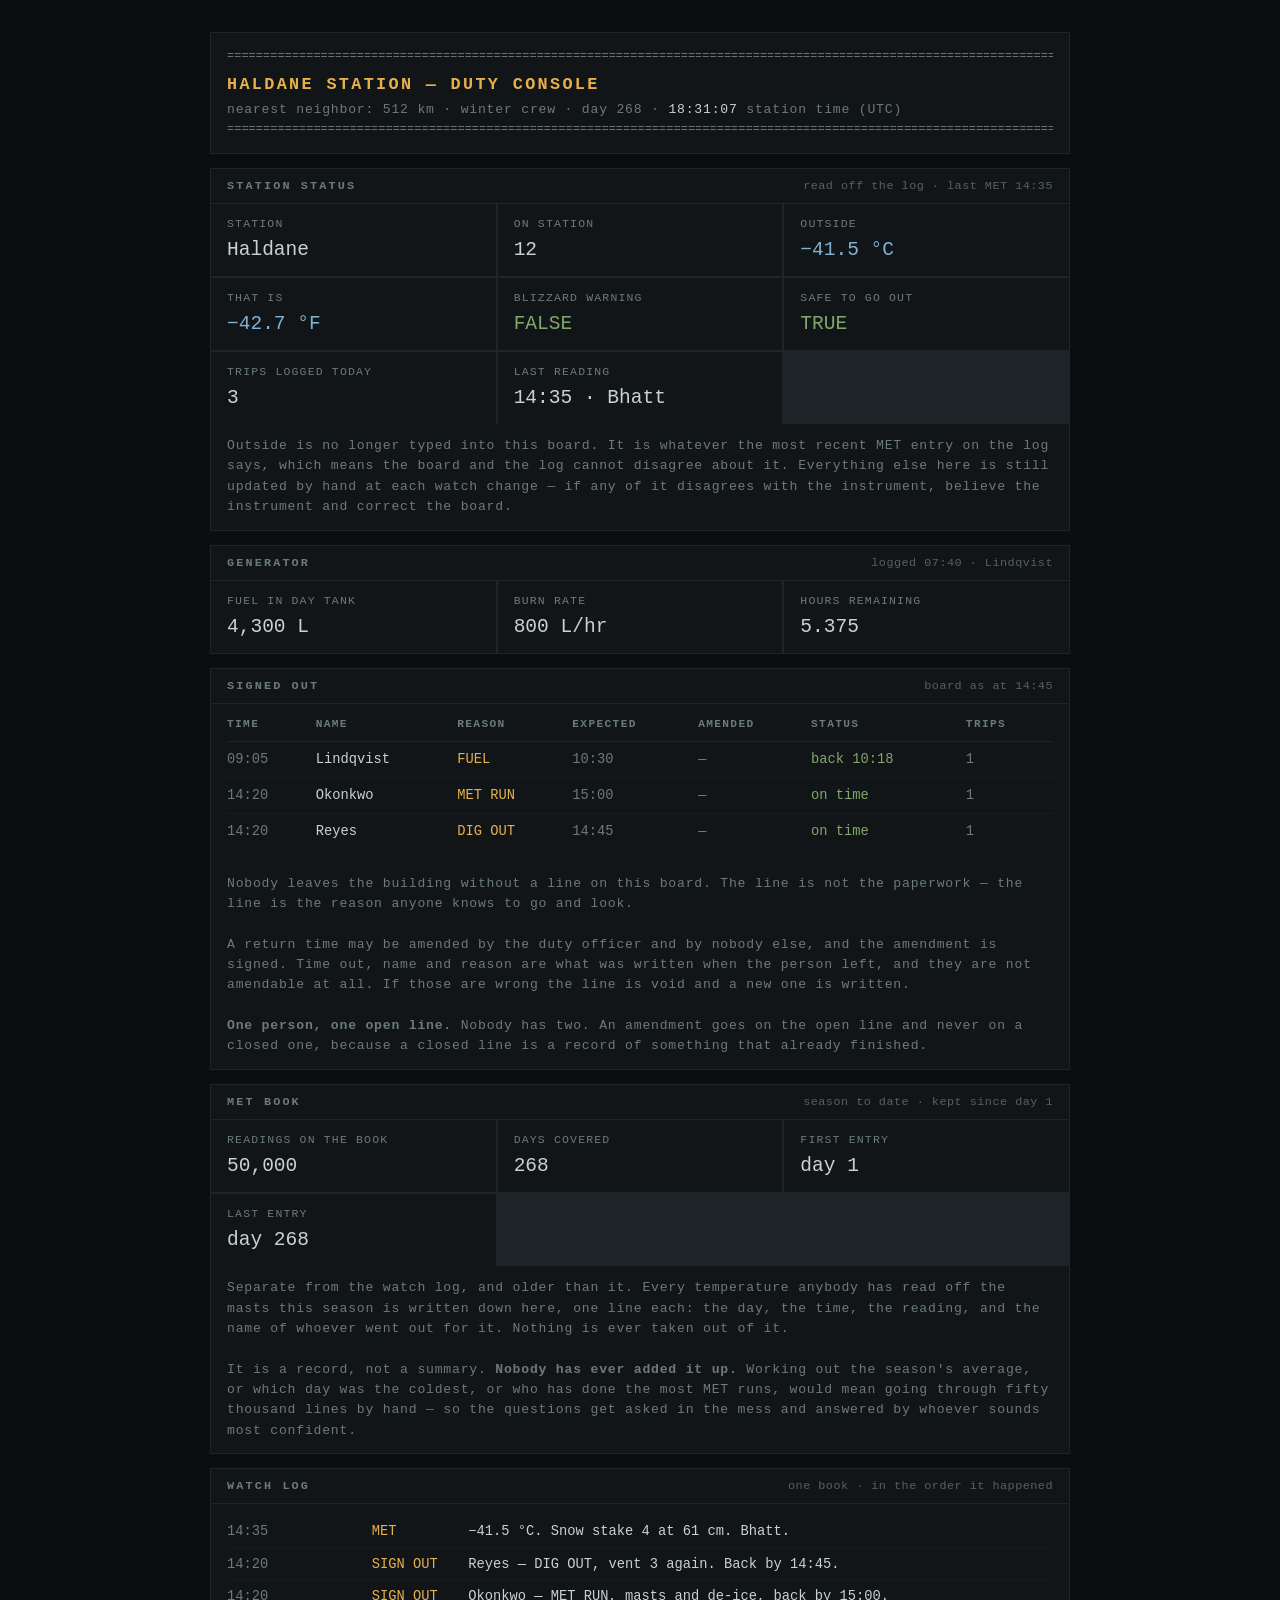
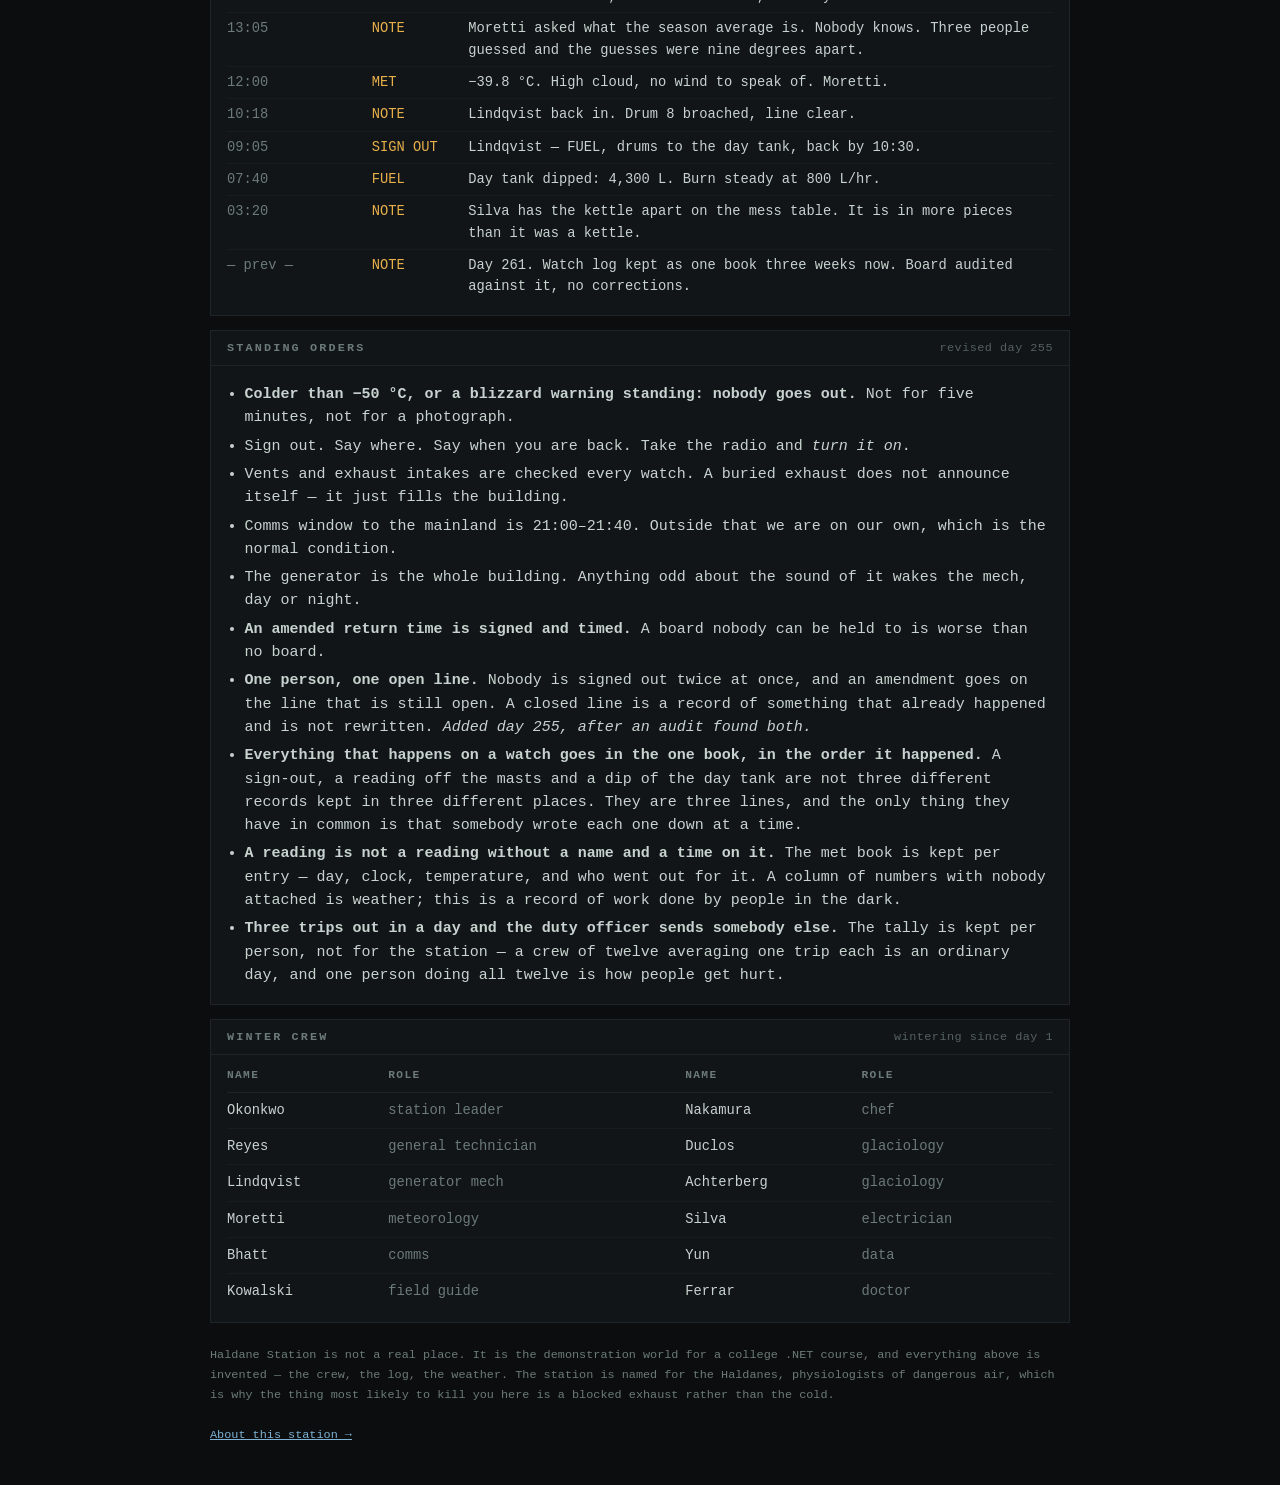
<file: index.html>
<!doctype html>
<html lang="en">
<head>
<meta charset="utf-8">
<meta name="viewport" content="width=device-width, initial-scale=1">
<title>HALDANE STATION · DUTY CONSOLE</title>
<link rel="icon" href="/favicon.svg" type="image/svg+xml">
<link rel="alternate icon" href="/favicon-32.png" sizes="32x32">
<link rel="apple-touch-icon" href="/apple-touch-icon.png">
<style>
  body{
    margin:0;min-height:100vh;background:#0b0d0e;color:#6c7b78;
    font-family:ui-monospace,SFMono-Regular,Menlo,Consolas,monospace;font-size:14px;
    display:flex;align-items:center;justify-content:center;padding:24px;text-align:center;
  }
  a{color:#7fb2d4;display:inline-block;margin:.3rem .6rem}
  .amber{color:#e8b04b}
</style>
</head>
<body>
  <div>
    <div class="amber">HALDANE STATION</div>
    <div>opening the board&hellip;</div>
    <noscript>
      <p>Script is off. Pick a board:</p>
      <p>
        <a href="week-01.html">week 01</a><a href="week-02.html">02</a><a href="week-03.html">03</a><a href="week-04.html">04</a><a href="week-05.html">05</a><a href="week-06.html">06</a><a href="week-07.html">07</a><a href="week-08.html">08</a><a href="week-09.html">09</a><a href="week-10.html">10</a><a href="week-11.html">11</a><a href="week-12.html">12</a><a href="week-13.html">13</a><a href="week-14.html">14</a><a href="week-15.html">15</a><a href="week-16.html">16</a>
      </p>
    </noscript>
  </div>

<script>
/* Which board is current?
 *
 * Computed in the visitor's browser on every load — there is no server, no
 * build and no scheduled job. Push a file and it is live.
 *
 * ── THE TWO THINGS TO EDIT ────────────────────────────────────────────────
 *   TERMS   add one line per semester. Never edit a term that has already run:
 *           its start date is what "week 5" meant for the people who were there.
 *   LATEST  the highest week-NN.html that actually EXISTS. Bump it in the same
 *           commit that adds a board, or the router points at a 404.
 * ──────────────────────────────────────────────────────────────────────────
 *
 * Anchor each term on its MONDAY. The class weekday is Mon/Tue/Wed and has
 * never been settled, so the board turns over at the earliest moment it could
 * be needed — a week has to be rehearsal-ready before the Monday anyway.
 *
 * Rehearsal override: ?week=7 shows any board on any date, and ignores LATEST
 * so an unwritten week can be previewed as a 404 rather than silently hidden.
 * That is the supported way to look ahead — never move an anchor to preview.
 */

var TERMS = [
  { start: new Date(2026, 7, 17) },        // Mon 17 Aug 2026 — first run, 16 weeks
  // { start: new Date(2027, 0, 11), short: true },   // a 15-week run: see below
];

var LATEST = 9;                            // boards written so far
var LAST = 16;                             // weeks in a full term

/* `short: true` marks a 15-week semester. Week 15 is the droppable flex week
 * and week 16 must work as week 15 — so in a short run, calendar week 15 shows
 * board 16 (the presentations board) and week 15's board is simply not used. */

function boardFor(now) {
  var q = new URLSearchParams(location.search).get('week');
  if (q !== null) {
    var forced = parseInt(q, 10);
    if (!isNaN(forced)) return Math.min(LAST, Math.max(1, forced));   // ignores LATEST
  }

  var today = new Date(now.getFullYear(), now.getMonth(), now.getDate());

  // the most recent term that has already started; before the first, use the first
  var term = TERMS[0];
  for (var i = 0; i < TERMS.length; i++) {
    if (TERMS[i].start <= today) term = TERMS[i];
  }

  // round, not floor — a DST shift moves the raw millisecond gap by an hour
  var days = Math.round((today - term.start) / 86400000);
  var wk = Math.floor(days / 7) + 1;

  if (term.short && wk >= 15) wk = 16;     // 15-week run: wk 15 is the presentations
  return Math.min(LATEST, Math.min(LAST, Math.max(1, wk)));
}

var n = String(boardFor(new Date())).padStart(2, '0');
location.replace('week-' + n + '.html');   // replace, so Back doesn't bounce here
</script>
</body>
</html>
</file>
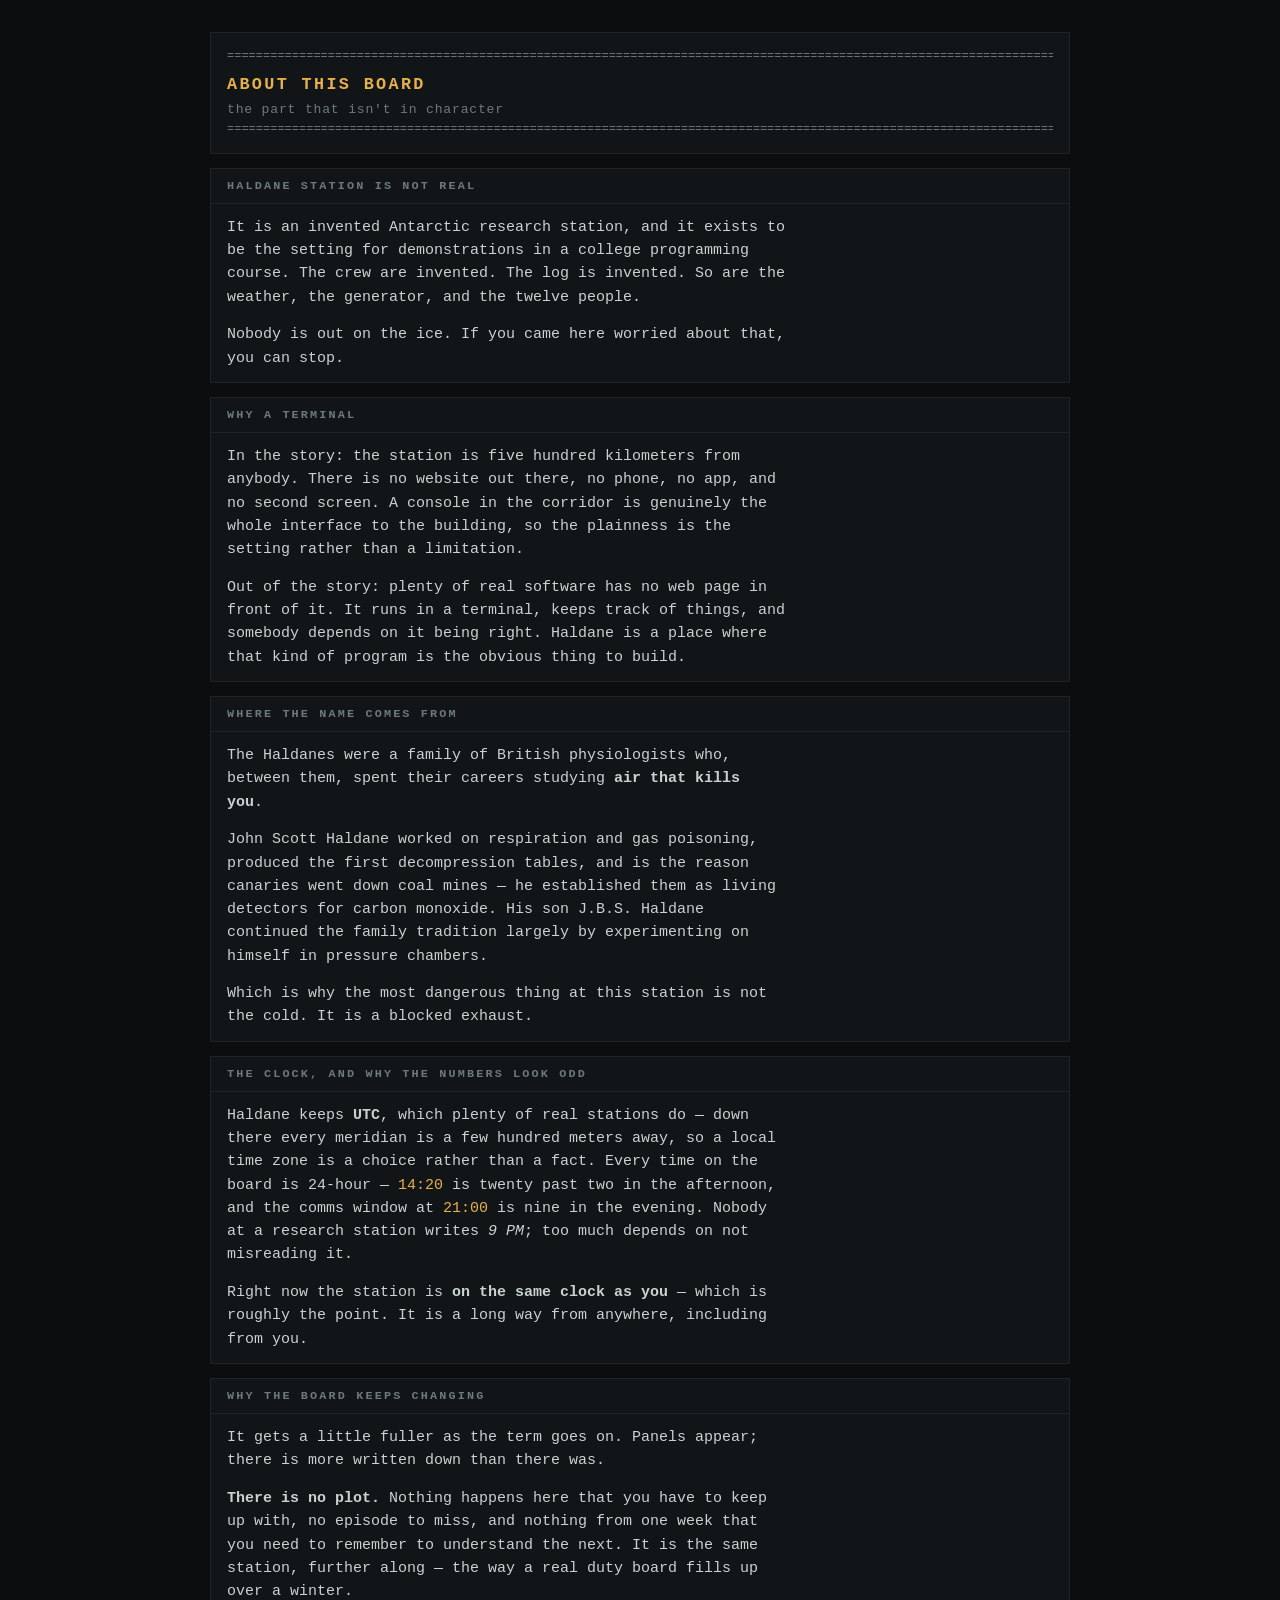
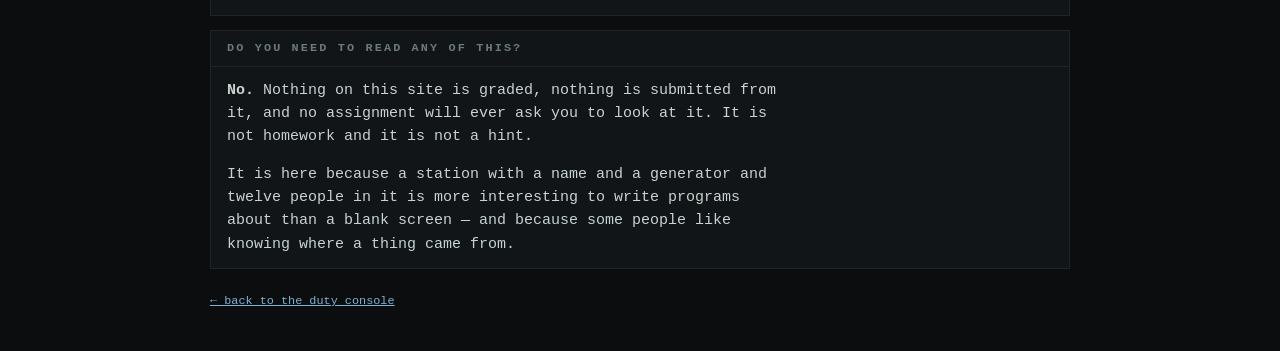
<file: about.html>
<!doctype html>
<html lang="en">
<head>
<meta charset="utf-8">
<meta name="viewport" content="width=device-width, initial-scale=1">
<title>About · HALDANE STATION</title>
<link rel="icon" href="/favicon.svg" type="image/svg+xml">
<link rel="alternate icon" href="/favicon-32.png" sizes="32x32">
<link rel="apple-touch-icon" href="/apple-touch-icon.png">
<link rel="stylesheet" href="board.css">
</head>
<!--
  The ONLY page that steps outside the fiction, and the reason the boards never
  have to. A student who doesn't get it needs a door; without one, the choice is
  between a confused student and exposition on the console itself.

  ⚠️ WRITTEN FOR STUDENTS, NOT AS A DESIGN DOC. Students read this page. Keep
  out anything that spends a moment the course has not spent yet: the deliberate
  breaks, why any given panel arrives in the week it does, the checks and what
  they turn into, and anything about the lab's world. If it would land better as
  a surprise in class, it does not go here.

  No clock on this page — the clock belongs to the console.
-->
<body>
<div class="wrap">

  <header>
    <div class="rule" aria-hidden="true">================================================================================================================================================================</div>
    <h1>ABOUT THIS BOARD</h1>
    <div class="sub">the part that isn't in character</div>
    <div class="rule" aria-hidden="true">================================================================================================================================================================</div>
  </header>

  <section>
    <h2>Haldane Station is not real</h2>
    <div class="body prose">
      <p>
        It is an invented Antarctic research station, and it exists to be the setting for
        demonstrations in a college programming course. The crew are invented. The log is
        invented. So are the weather, the generator, and the twelve people.
      </p>
      <p>
        Nobody is out on the ice. If you came here worried about that, you can stop.
      </p>
    </div>
  </section>

  <section>
    <h2>Why a terminal</h2>
    <div class="body prose">
      <p>
        In the story: the station is five hundred kilometers from anybody. There is no
        website out there, no phone, no app, and no second screen. A console in the
        corridor is genuinely the whole interface to the building, so the plainness is
        the setting rather than a limitation.
      </p>
      <p>
        Out of the story: plenty of real software has no web page in front of it. It runs
        in a terminal, keeps track of things, and somebody depends on it being right.
        Haldane is a place where that kind of program is the obvious thing to build.
      </p>
    </div>
  </section>

  <section>
    <h2>Where the name comes from</h2>
    <div class="body prose">
      <p>
        The Haldanes were a family of British physiologists who, between them, spent their
        careers studying <strong>air that kills you</strong>.
      </p>
      <p>
        John Scott Haldane worked on respiration and gas poisoning, produced the first
        decompression tables, and is the reason canaries went down coal mines — he
        established them as living detectors for carbon monoxide. His son J.B.S. Haldane
        continued the family tradition largely by experimenting on himself in pressure
        chambers.
      </p>
      <p>
        Which is why the most dangerous thing at this station is not the cold. It is a
        blocked exhaust.
      </p>
    </div>
  </section>

  <section>
    <h2>The clock, and why the numbers look odd</h2>
    <div class="body prose">
      <p>
        Haldane keeps <strong>UTC</strong>, which plenty of real stations do — down there
        every meridian is a few hundred meters away, so a local time zone is a choice
        rather than a fact. Every time on the board is 24-hour — <span class="tag">14:20</span>
        is twenty past two in the afternoon, and the comms window at
        <span class="tag">21:00</span> is nine in the evening. Nobody at a research
        station writes <em>9&nbsp;PM</em>; too much depends on not misreading it.
      </p>
      <p id="offset">
        Right now the station is <strong><span id="gap">…</span></strong> — which is
        roughly the point. It is a long way from anywhere, including from you.
      </p>
    </div>
  </section>

  <section>
    <h2>Why the board keeps changing</h2>
    <div class="body prose">
      <p>
        It gets a little fuller as the term goes on. Panels appear; there is more written
        down than there was.
      </p>
      <p>
        <strong>There is no plot.</strong> Nothing happens here that you have to keep up
        with, no episode to miss, and nothing from one week that you need to remember to
        understand the next. It is the same station, further along — the way a real duty
        board fills up over a winter.
      </p>
    </div>
  </section>

  <section>
    <h2>Do you need to read any of this?</h2>
    <div class="body prose">
      <p>
        <strong>No.</strong> Nothing on this site is graded, nothing is submitted from it,
        and no assignment will ever ask you to look at it. It is not homework and it is not
        a hint.
      </p>
      <p>
        It is here because a station with a name and a generator and twelve people in it is
        more interesting to write programs about than a blank screen — and because some
        people like knowing where a thing came from.
      </p>
    </div>
  </section>

  <footer>
    <a href="/">← back to the duty console</a>
  </footer>

<script>
/* How far ahead of the reader the station is, worked out from their own clock.
 *
 * This page is the ONLY place that addresses the reader directly, which is why
 * the calculation lives here and the boards just say "UTC". Reading it live
 * also gets daylight saving right for free — the gap is 5 hours from US
 * Central in summer and 6 in winter, and nothing has to be updated for that.
 *
 * Half-hour and 45-minute zones exist (India is UTC+5:30, Nepal +5:45), so the
 * minutes are kept rather than assumed away.
 */
(function () {
  var el = document.getElementById('gap');
  if (!el) return;

  var STATION_MIN = 0;                             // UTC, in minutes
  var readerMin = -new Date().getTimezoneOffset(); // JS reports this inverted
  var diff = STATION_MIN - readerMin;

  if (diff === 0) { el.textContent = 'on the same clock as you'; return; }

  var ahead = diff > 0;
  var mins = Math.abs(diff);
  var h = Math.floor(mins / 60);
  var m = mins % 60;

  // "0 hours 30 minutes" is how a machine says it. Drop an empty hours part —
  // the half-hour zones (India +5:30, Nepal +5:45) are the ones that hit this.
  var text = '';
  if (h) text = h + (h === 1 ? ' hour' : ' hours');
  if (m) text += (text ? ' ' : '') + m + ' minutes';
  el.textContent = text + (ahead ? ' ahead of you' : ' behind you');
})();
</script>

</div>
</body>
</html>
</file>
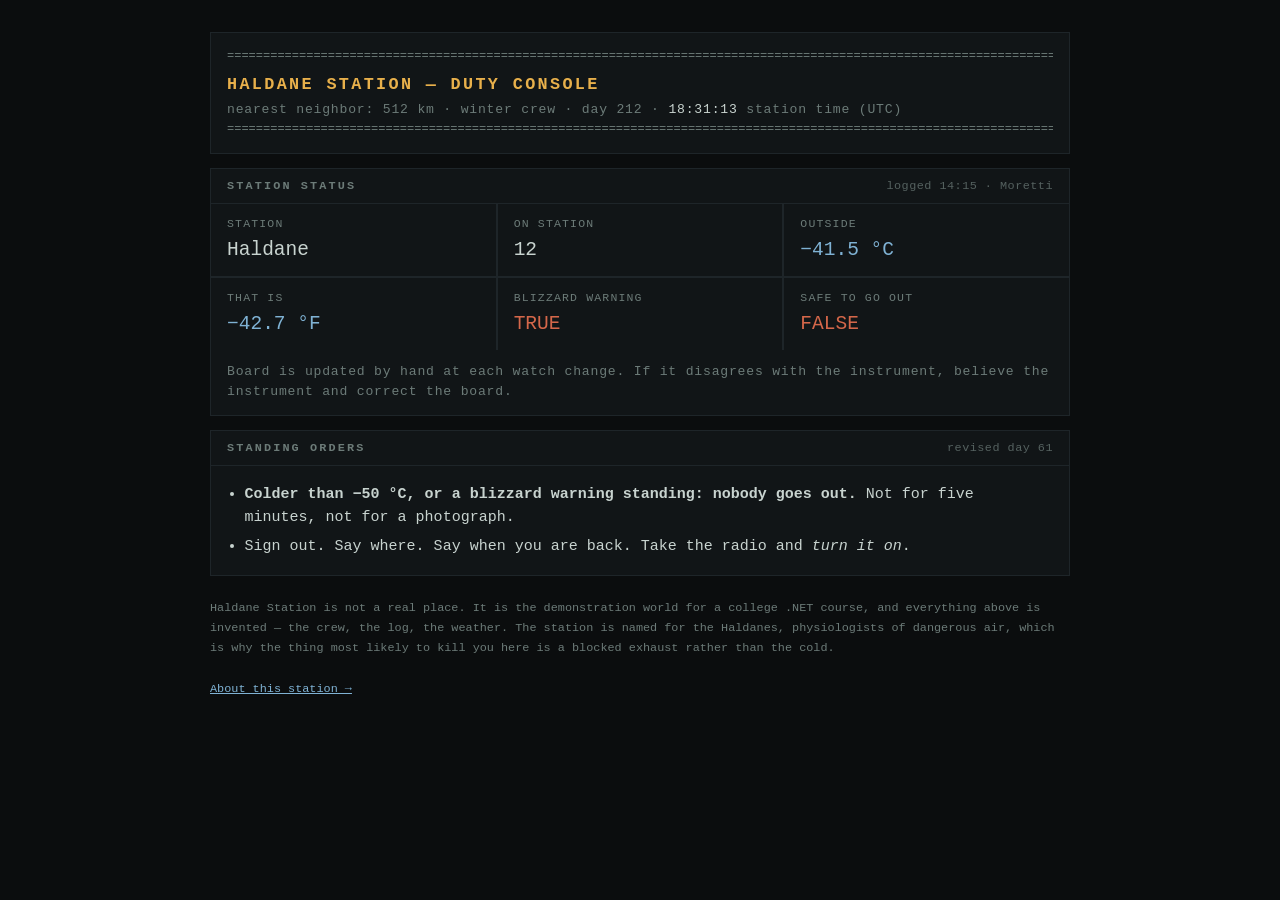
<file: week-01.html>
<!doctype html>
<html lang="en">
<head>
<meta charset="utf-8">
<meta name="viewport" content="width=device-width, initial-scale=1">
<title>HALDANE STATION · DUTY CONSOLE</title>
<link rel="icon" href="/favicon.svg" type="image/svg+xml">
<link rel="alternate icon" href="/favicon-32.png" sizes="32x32">
<link rel="apple-touch-icon" href="/apple-touch-icon.png">
<link rel="stylesheet" href="board.css">
<script src="board.js" defer></script>
</head>
<!--
  WEEK 1 BOARD — deliberately thin.

  These six cells are EXACTLY what week 1's demo computes: stationName,
  personnelOnStation, temperatureC, blizzardWarning, Conditions.Fahrenheit()
  and Conditions.IsSafeToGoOut(). Nothing else. The board has to have room to
  grow, and a complete board in week 1 has nowhere to go.

  ⚠️ NO GENERATOR PANEL HERE, and that is not an oversight. Week 1's §5 break
  is `4300 / 800` printing 5 instead of 5.375, discovered in silence. A fuel
  countdown on the board as they walk in hands them the answer. The generator
  arrives in week 2, once the break has been spent.
-->
<body>
<div class="wrap">

  <header>
    <div class="rule" aria-hidden="true">================================================================================================================================================================</div>
    <h1>HALDANE STATION — DUTY CONSOLE</h1>
    <div class="sub">nearest neighbor: 512 km · winter crew · day 212 · <span id="clock">--:--:--</span> station time (UTC)</div>
    <div class="rule" aria-hidden="true">================================================================================================================================================================</div>
  </header>

  <section>
    <h2>Station status <span class="logged">logged 14:15 · Moretti</span></h2>
    <div class="grid">
      <div class="cell"><div class="k">Station</div><div class="v">Haldane</div></div>
      <div class="cell"><div class="k">On station</div><div class="v">12</div></div>
      <div class="cell"><div class="k">Outside</div><div class="v cold">−41.5 °C</div></div>
      <div class="cell"><div class="k">That is</div><div class="v cold">−42.7 °F</div></div>
      <div class="cell"><div class="k">Blizzard warning</div><div class="v warn">TRUE</div></div>
      <div class="cell"><div class="k">Safe to go out</div><div class="v warn">FALSE</div></div>
    </div>
    <div class="body sub">
      Board is updated by hand at each watch change. If it disagrees with the instrument, believe the instrument
      and correct the board.
    </div>
  </section>

  <section>
    <h2>Standing orders <span class="logged">revised day 61</span></h2>
    <div class="body">
      <ul>
        <li><strong>Colder than −50 °C, or a blizzard warning standing: nobody goes out.</strong> Not for five minutes, not for a photograph.</li>
        <li>Sign out. Say where. Say when you are back. Take the radio and <em>turn it on</em>.</li>
      </ul>
    </div>
  </section>

  <footer>
    Haldane Station is not a real place. It is the demonstration world for a college .NET course, and everything
    above is invented — the crew, the log, the weather. The station is named for the Haldanes, physiologists of
    dangerous air, which is why the thing most likely to kill you here is a blocked exhaust rather than the cold.
    <br><br><a href="/about.html">About this station &rarr;</a>
  </footer>

</div>
</body>
</html>
</file>
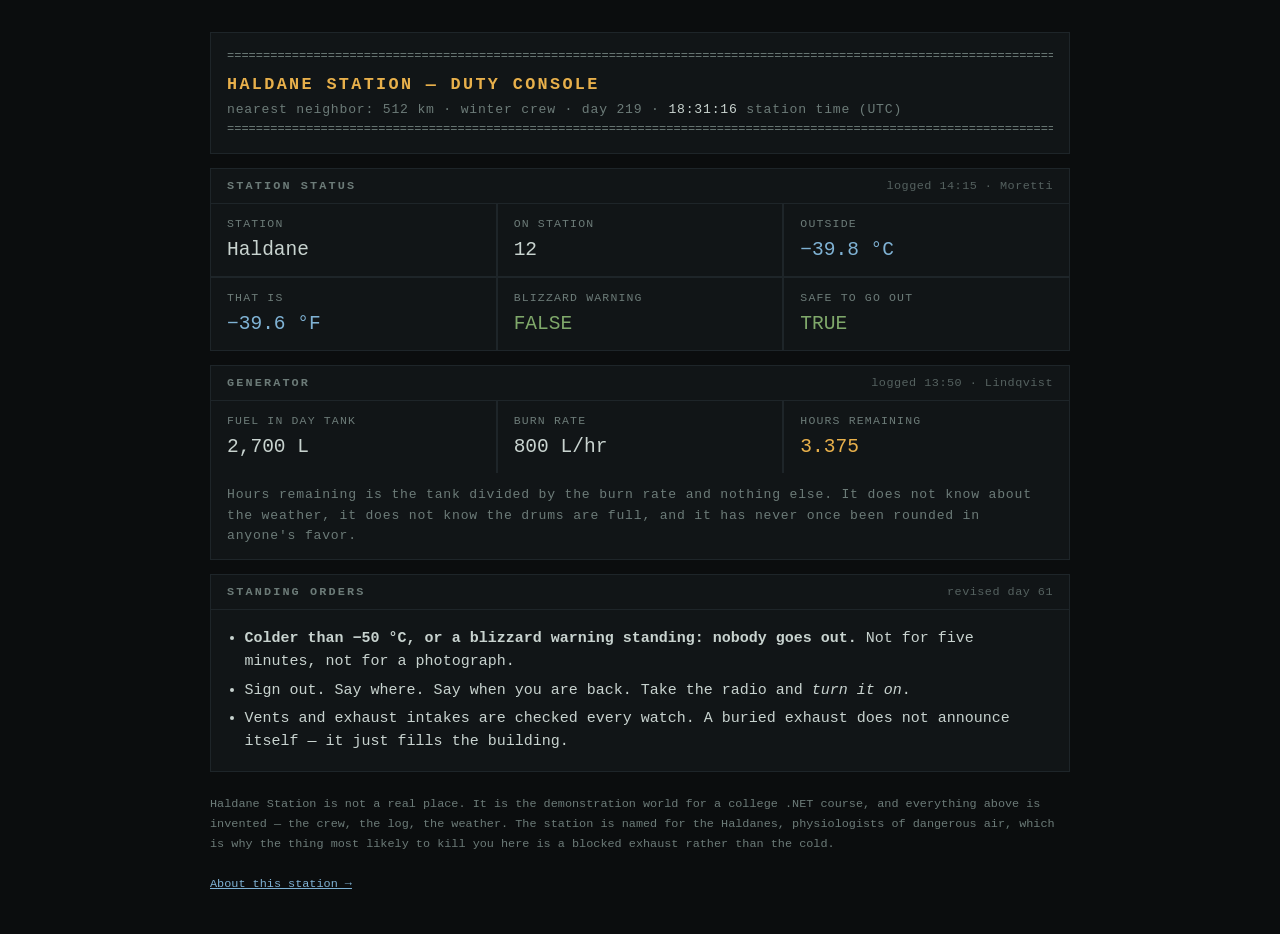
<file: week-02.html>
<!doctype html>
<html lang="en">
<head>
<meta charset="utf-8">
<meta name="viewport" content="width=device-width, initial-scale=1">
<title>HALDANE STATION · DUTY CONSOLE</title>
<link rel="icon" href="/favicon.svg" type="image/svg+xml">
<link rel="alternate icon" href="/favicon-32.png" sizes="32x32">
<link rel="apple-touch-icon" href="/apple-touch-icon.png">
<link rel="stylesheet" href="board.css">
<script src="board.js" defer></script>
</head>
<!--
  WEEK 2 BOARD = week 1 + the generator panel.

  The generator can appear now: week 1's `4300 / 800` break has been spent, so
  a fuel countdown on screen no longer hands anybody the answer. The numbers
  are a different watch's, not the demo's, so nothing on the board contradicts
  what was typed in class.

  Still no log and no sign-out board — those need `List<T>`, which is week 3.
-->
<body>
<div class="wrap">

  <header>
    <div class="rule" aria-hidden="true">================================================================================================================================================================</div>
    <h1>HALDANE STATION — DUTY CONSOLE</h1>
    <div class="sub">nearest neighbor: 512 km · winter crew · day 219 · <span id="clock">--:--:--</span> station time (UTC)</div>
    <div class="rule" aria-hidden="true">================================================================================================================================================================</div>
  </header>

  <section>
    <h2>Station status <span class="logged">logged 14:15 · Moretti</span></h2>
    <div class="grid">
      <div class="cell"><div class="k">Station</div><div class="v">Haldane</div></div>
      <div class="cell"><div class="k">On station</div><div class="v">12</div></div>
      <div class="cell"><div class="k">Outside</div><div class="v cold">−39.8 °C</div></div>
      <div class="cell"><div class="k">That is</div><div class="v cold">−39.6 °F</div></div>
      <div class="cell"><div class="k">Blizzard warning</div><div class="v ok">FALSE</div></div>
      <div class="cell"><div class="k">Safe to go out</div><div class="v ok">TRUE</div></div>
    </div>
  </section>

  <section>
    <h2>Generator <span class="logged">logged 13:50 · Lindqvist</span></h2>
    <div class="grid">
      <div class="cell"><div class="k">Fuel in day tank</div><div class="v">2,700 L</div></div>
      <div class="cell"><div class="k">Burn rate</div><div class="v">800 L/hr</div></div>
      <div class="cell"><div class="k">Hours remaining</div><div class="v amber">3.375</div></div>
    </div>
    <div class="body sub">
      Hours remaining is the tank divided by the burn rate and nothing else. It does not know about the weather,
      it does not know the drums are full, and it has never once been rounded in anyone's favor.
    </div>
  </section>

  <section>
    <h2>Standing orders <span class="logged">revised day 61</span></h2>
    <div class="body">
      <ul>
        <li><strong>Colder than −50 °C, or a blizzard warning standing: nobody goes out.</strong> Not for five minutes, not for a photograph.</li>
        <li>Sign out. Say where. Say when you are back. Take the radio and <em>turn it on</em>.</li>
        <li>Vents and exhaust intakes are checked every watch. A buried exhaust does not announce itself — it just fills the building.</li>
      </ul>
    </div>
  </section>

  <footer>
    Haldane Station is not a real place. It is the demonstration world for a college .NET course, and everything
    above is invented — the crew, the log, the weather. The station is named for the Haldanes, physiologists of
    dangerous air, which is why the thing most likely to kill you here is a blocked exhaust rather than the cold.
    <br><br><a href="/about.html">About this station &rarr;</a>
  </footer>

</div>
</body>
</html>
</file>
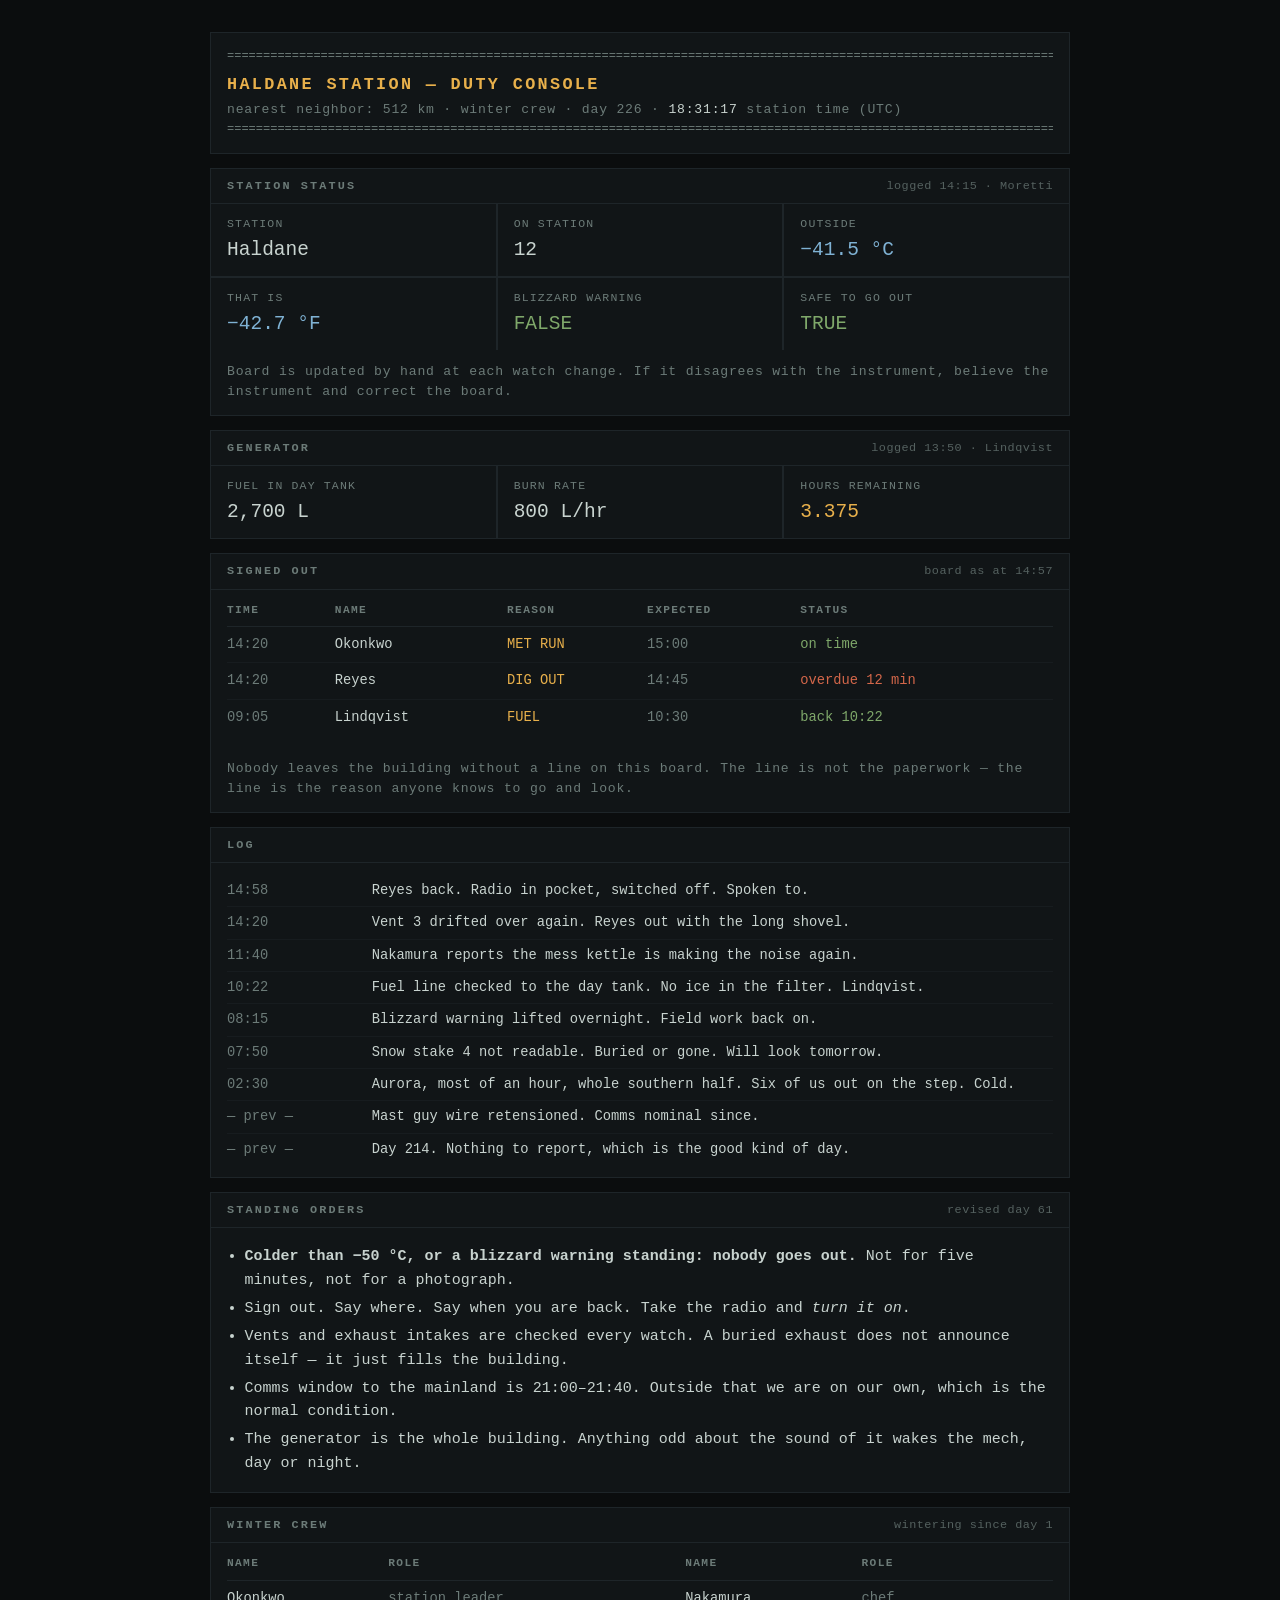
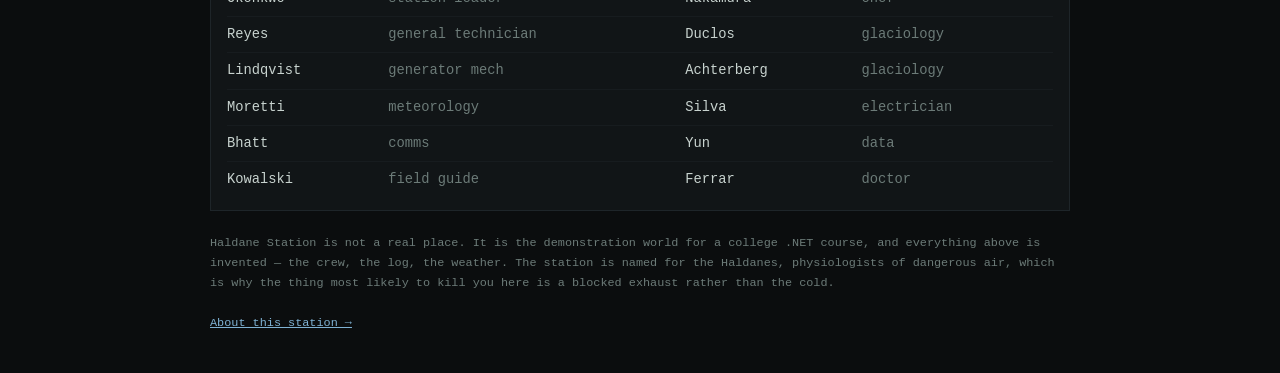
<file: week-03.html>
<!doctype html>
<html lang="en">
<head>
<meta charset="utf-8">
<meta name="viewport" content="width=device-width, initial-scale=1">
<title>HALDANE STATION · DUTY CONSOLE</title>
<link rel="icon" href="/favicon.svg" type="image/svg+xml">
<link rel="alternate icon" href="/favicon-32.png" sizes="32x32">
<link rel="apple-touch-icon" href="/apple-touch-icon.png">
<link rel="stylesheet" href="board.css">
<script src="board.js" defer></script>
</head>
<!--
  WEEK 3 BOARD = week 2 + the sign-out board, the log, and the crew.

  This is the week the course meets `List<T>`, so it is the week the station
  gets things there can be MANY of. Everything before this was a fixed set of
  named values; a queue of people and a log of entries could not be built yet.

  ⚠️ Sign-out reasons come from the closed list of six in CLAUDE.md — MET RUN,
  DIG OUT, FUEL, FIELD, COMMS, WALK. Do not invent a seventh.

  The board says Reyes is overdue; the log at 14:58 says Reyes is back. That
  contradiction is deliberate — the board is kept by hand and the log is
  current, and the note under the status panel tells you which to believe.
  It is the whole premise delivered as stale data, with nobody in danger.
-->
<body>
<div class="wrap">

  <header>
    <div class="rule" aria-hidden="true">================================================================================================================================================================</div>
    <h1>HALDANE STATION — DUTY CONSOLE</h1>
    <div class="sub">nearest neighbor: 512 km · winter crew · day 226 · <span id="clock">--:--:--</span> station time (UTC)</div>
    <div class="rule" aria-hidden="true">================================================================================================================================================================</div>
  </header>

  <section>
    <h2>Station status <span class="logged">logged 14:15 · Moretti</span></h2>
    <div class="grid">
      <div class="cell"><div class="k">Station</div><div class="v">Haldane</div></div>
      <div class="cell"><div class="k">On station</div><div class="v">12</div></div>
      <div class="cell"><div class="k">Outside</div><div class="v cold">−41.5 °C</div></div>
      <div class="cell"><div class="k">That is</div><div class="v cold">−42.7 °F</div></div>
      <div class="cell"><div class="k">Blizzard warning</div><div class="v ok">FALSE</div></div>
      <div class="cell"><div class="k">Safe to go out</div><div class="v ok">TRUE</div></div>
    </div>
    <div class="body sub">
      Board is updated by hand at each watch change. If it disagrees with the instrument, believe the instrument
      and correct the board.
    </div>
  </section>

  <section>
    <h2>Generator <span class="logged">logged 13:50 · Lindqvist</span></h2>
    <div class="grid">
      <div class="cell"><div class="k">Fuel in day tank</div><div class="v">2,700 L</div></div>
      <div class="cell"><div class="k">Burn rate</div><div class="v">800 L/hr</div></div>
      <div class="cell"><div class="k">Hours remaining</div><div class="v amber">3.375</div></div>
    </div>
  </section>

  <section>
    <h2>Signed out <span class="logged">board as at 14:57</span></h2>
    <div class="body scroll">
      <table>
        <tr><th>Time</th><th>Name</th><th>Reason</th><th>Expected</th><th>Status</th></tr>
        <tr><td class="t">14:20</td><td>Okonkwo</td><td class="tag">MET RUN</td><td class="t">15:00</td><td class="ok">on time</td></tr>
        <tr><td class="t">14:20</td><td>Reyes</td><td class="tag">DIG OUT</td><td class="t">14:45</td><td class="warn">overdue 12 min</td></tr>
        <tr><td class="t">09:05</td><td>Lindqvist</td><td class="tag">FUEL</td><td class="t">10:30</td><td class="ok">back 10:22</td></tr>
      </table>
    </div>
    <div class="body sub">
      Nobody leaves the building without a line on this board. The line is not the paperwork — the line is the
      reason anyone knows to go and look.
    </div>
  </section>

  <section>
    <h2>Log</h2>
    <div class="body log">
      <div><span class="t">14:58</span><span>Reyes back. Radio in pocket, switched off. Spoken to.</span></div>
      <div><span class="t">14:20</span><span>Vent 3 drifted over again. Reyes out with the long shovel.</span></div>
      <div><span class="t">11:40</span><span>Nakamura reports the mess kettle is making the noise again.</span></div>
      <div><span class="t">10:22</span><span>Fuel line checked to the day tank. No ice in the filter. Lindqvist.</span></div>
      <div><span class="t">08:15</span><span>Blizzard warning lifted overnight. Field work back on.</span></div>
      <div><span class="t">07:50</span><span>Snow stake 4 not readable. Buried or gone. Will look tomorrow.</span></div>
      <div><span class="t">02:30</span><span>Aurora, most of an hour, whole southern half. Six of us out on the step. Cold.</span></div>
      <div><span class="t">— prev —</span><span>Mast guy wire retensioned. Comms nominal since.</span></div>
      <div><span class="t">— prev —</span><span>Day 214. Nothing to report, which is the good kind of day.</span></div>
    </div>
  </section>

  <section>
    <h2>Standing orders <span class="logged">revised day 61</span></h2>
    <div class="body">
      <ul>
        <li><strong>Colder than −50 °C, or a blizzard warning standing: nobody goes out.</strong> Not for five minutes, not for a photograph.</li>
        <li>Sign out. Say where. Say when you are back. Take the radio and <em>turn it on</em>.</li>
        <li>Vents and exhaust intakes are checked every watch. A buried exhaust does not announce itself — it just fills the building.</li>
        <li>Comms window to the mainland is 21:00–21:40. Outside that we are on our own, which is the normal condition.</li>
        <li>The generator is the whole building. Anything odd about the sound of it wakes the mech, day or night.</li>
      </ul>
    </div>
  </section>

  <section>
    <h2>Winter crew <span class="logged">wintering since day 1</span></h2>
    <div class="body scroll">
      <table>
        <tr><th>Name</th><th>Role</th><th>Name</th><th>Role</th></tr>
        <tr><td>Okonkwo</td><td class="t">station leader</td><td>Nakamura</td><td class="t">chef</td></tr>
        <tr><td>Reyes</td><td class="t">general technician</td><td>Duclos</td><td class="t">glaciology</td></tr>
        <tr><td>Lindqvist</td><td class="t">generator mech</td><td>Achterberg</td><td class="t">glaciology</td></tr>
        <tr><td>Moretti</td><td class="t">meteorology</td><td>Silva</td><td class="t">electrician</td></tr>
        <tr><td>Bhatt</td><td class="t">comms</td><td>Yun</td><td class="t">data</td></tr>
        <tr><td>Kowalski</td><td class="t">field guide</td><td>Ferrar</td><td class="t">doctor</td></tr>
      </table>
    </div>
  </section>

  <footer>
    Haldane Station is not a real place. It is the demonstration world for a college .NET course, and everything
    above is invented — the crew, the log, the weather. The station is named for the Haldanes, physiologists of
    dangerous air, which is why the thing most likely to kill you here is a blocked exhaust rather than the cold.
    <br><br><a href="/about.html">About this station &rarr;</a>
  </footer>

</div>
</body>
</html>
</file>
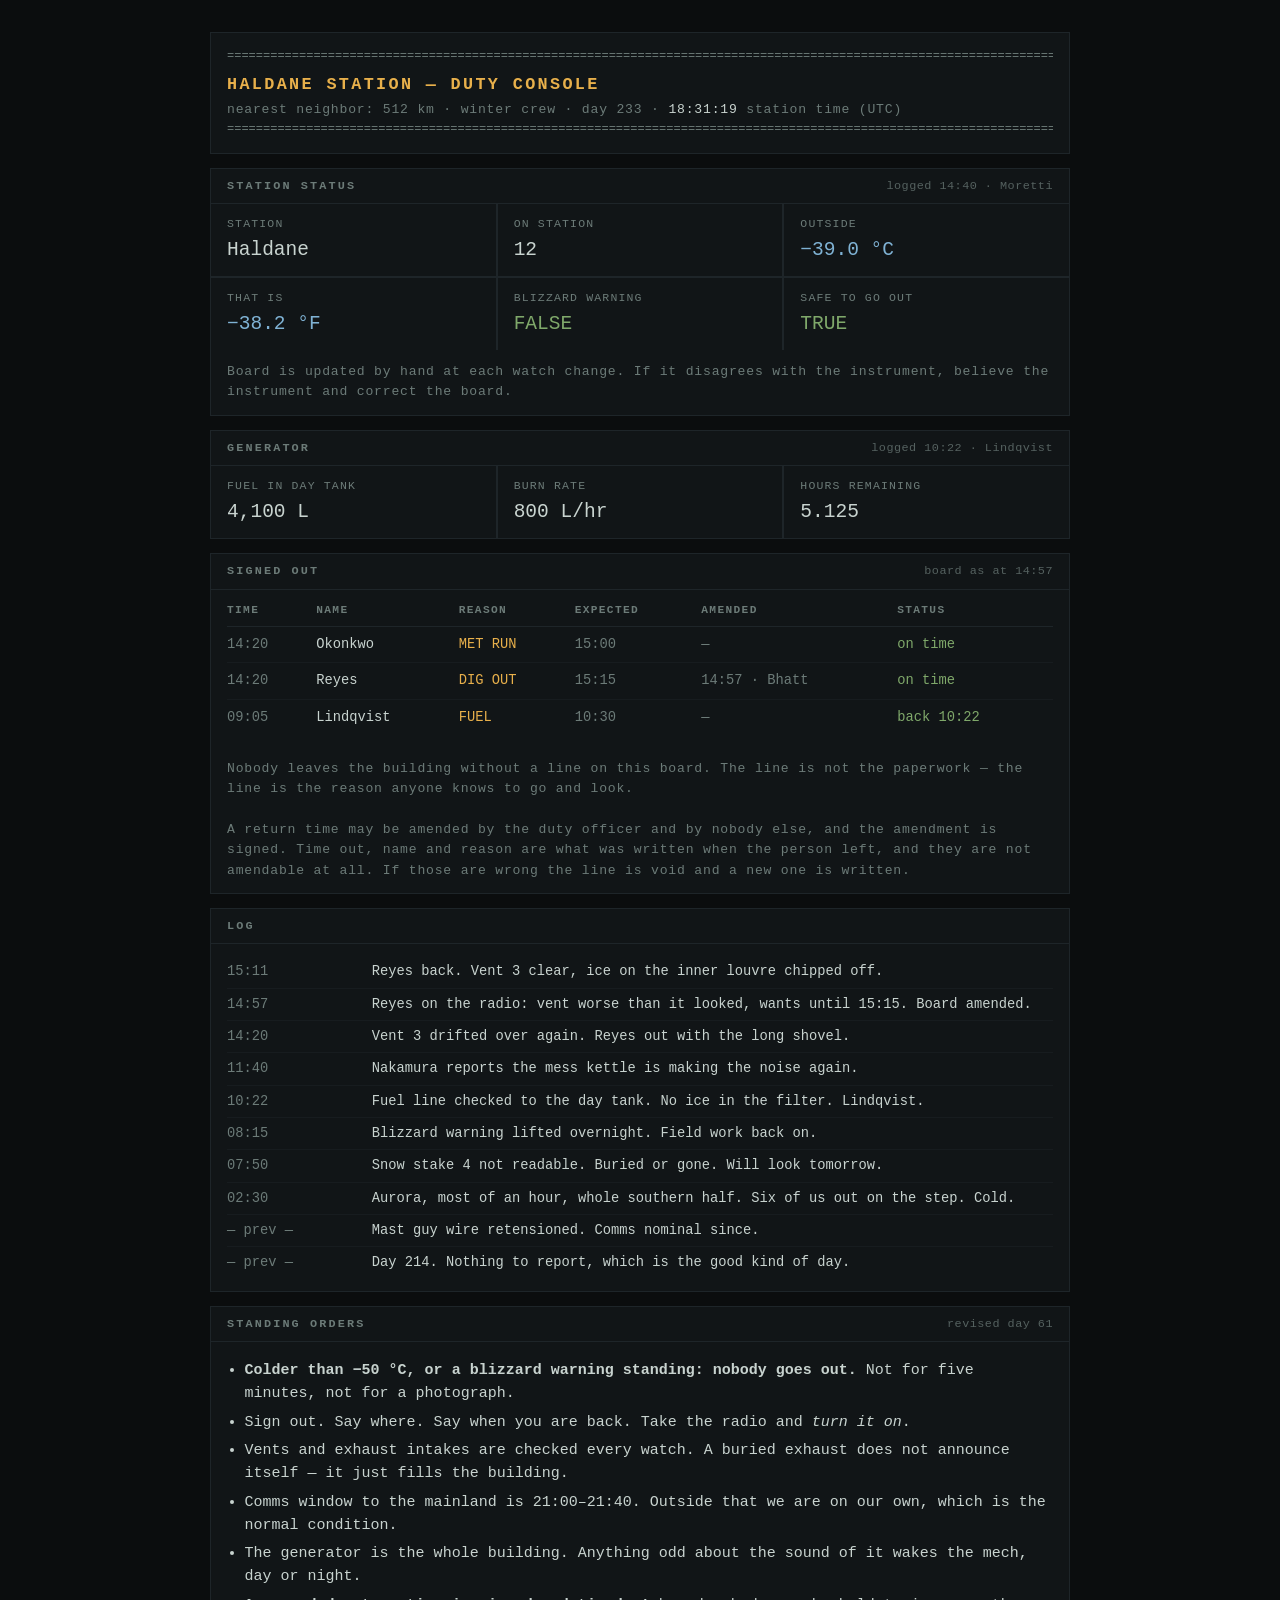
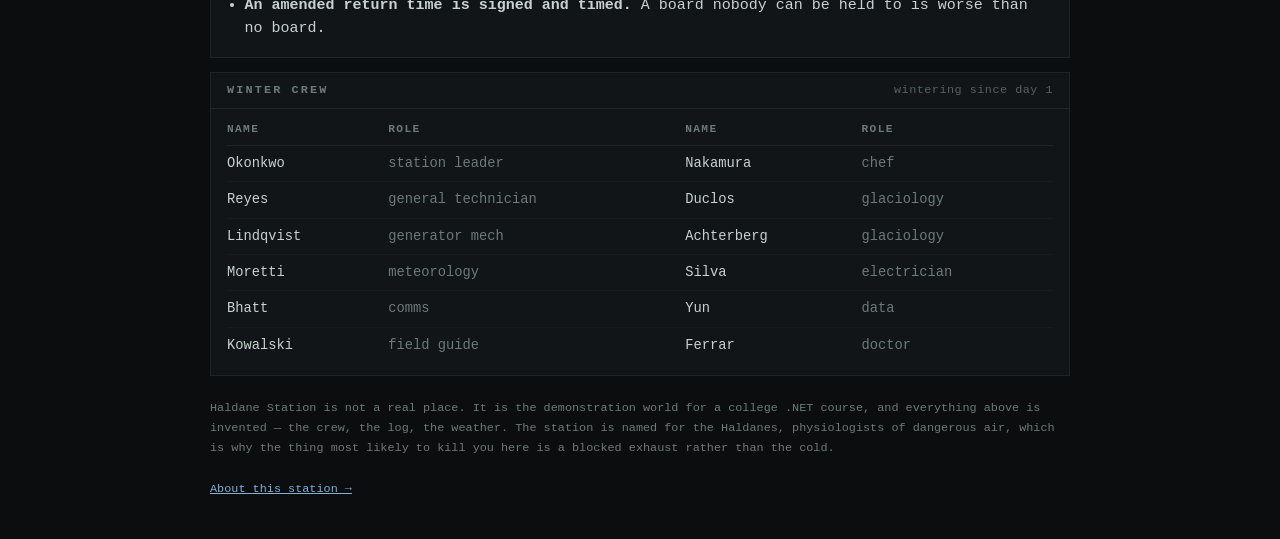
<file: week-04.html>
<!doctype html>
<html lang="en">
<head>
<meta charset="utf-8">
<meta name="viewport" content="width=device-width, initial-scale=1">
<title>HALDANE STATION · DUTY CONSOLE</title>
<link rel="icon" href="/favicon.svg" type="image/svg+xml">
<link rel="alternate icon" href="/favicon-32.png" sizes="32x32">
<link rel="apple-touch-icon" href="/apple-touch-icon.png">
<link rel="stylesheet" href="board.css">
<script src="board.js" defer></script>
</head>
<!--
  WEEK 4 BOARD = week 3 + amendments.

  ⚠️ NO NEW PANEL. Week 4 teaches properties and `private set`, which is not a
  new KIND of thing the station knows — it is a rule about how the things it
  already knows are allowed to change. So the board gains no panel; the
  sign-out table gains an AMENDED column and one line of standing orders.
  That is the whole difference from week 3, and it is deliberate: a week that
  gains nothing is fine, and a panel that was never earned breaks the only
  thing this archive is for.

  ⚠️ Sign-out reasons come from the closed list of six in CLAUDE.md — MET RUN,
  DIG OUT, FUEL, FIELD, COMMS, WALK. Do not invent a seventh.

  The board still contradicts the log on purpose, the same way week 3's did:
  the board is kept by hand, the instrument wins, and the note under the
  status panel says which to believe.
-->
<body>
<div class="wrap">

  <header>
    <div class="rule" aria-hidden="true">================================================================================================================================================================</div>
    <h1>HALDANE STATION — DUTY CONSOLE</h1>
    <div class="sub">nearest neighbor: 512 km · winter crew · day 233 · <span id="clock">--:--:--</span> station time (UTC)</div>
    <div class="rule" aria-hidden="true">================================================================================================================================================================</div>
  </header>

  <section>
    <h2>Station status <span class="logged">logged 14:40 · Moretti</span></h2>
    <div class="grid">
      <div class="cell"><div class="k">Station</div><div class="v">Haldane</div></div>
      <div class="cell"><div class="k">On station</div><div class="v">12</div></div>
      <div class="cell"><div class="k">Outside</div><div class="v cold">−39.0 °C</div></div>
      <div class="cell"><div class="k">That is</div><div class="v cold">−38.2 °F</div></div>
      <div class="cell"><div class="k">Blizzard warning</div><div class="v ok">FALSE</div></div>
      <div class="cell"><div class="k">Safe to go out</div><div class="v ok">TRUE</div></div>
    </div>
    <div class="body sub">
      Board is updated by hand at each watch change. If it disagrees with the instrument, believe the instrument
      and correct the board.
    </div>
  </section>

  <section>
    <h2>Generator <span class="logged">logged 10:22 · Lindqvist</span></h2>
    <div class="grid">
      <div class="cell"><div class="k">Fuel in day tank</div><div class="v">4,100 L</div></div>
      <div class="cell"><div class="k">Burn rate</div><div class="v">800 L/hr</div></div>
      <div class="cell"><div class="k">Hours remaining</div><div class="v">5.125</div></div>
    </div>
  </section>

  <section>
    <h2>Signed out <span class="logged">board as at 14:57</span></h2>
    <div class="body scroll">
      <table>
        <tr><th>Time</th><th>Name</th><th>Reason</th><th>Expected</th><th>Amended</th><th>Status</th></tr>
        <tr><td class="t">14:20</td><td>Okonkwo</td><td class="tag">MET RUN</td><td class="t">15:00</td><td class="t">—</td><td class="ok">on time</td></tr>
        <tr><td class="t">14:20</td><td>Reyes</td><td class="tag">DIG OUT</td><td class="t">15:15</td><td class="t">14:57 · Bhatt</td><td class="ok">on time</td></tr>
        <tr><td class="t">09:05</td><td>Lindqvist</td><td class="tag">FUEL</td><td class="t">10:30</td><td class="t">—</td><td class="ok">back 10:22</td></tr>
      </table>
    </div>
    <div class="body sub">
      Nobody leaves the building without a line on this board. The line is not the paperwork — the line is the
      reason anyone knows to go and look.
      <br><br>
      A return time may be amended by the duty officer and by nobody else, and the amendment is signed. Time out,
      name and reason are what was written when the person left, and they are not amendable at all. If those are
      wrong the line is void and a new one is written.
    </div>
  </section>

  <section>
    <h2>Log</h2>
    <div class="body log">
      <div><span class="t">15:11</span><span>Reyes back. Vent 3 clear, ice on the inner louvre chipped off.</span></div>
      <div><span class="t">14:57</span><span>Reyes on the radio: vent worse than it looked, wants until 15:15. Board amended.</span></div>
      <div><span class="t">14:20</span><span>Vent 3 drifted over again. Reyes out with the long shovel.</span></div>
      <div><span class="t">11:40</span><span>Nakamura reports the mess kettle is making the noise again.</span></div>
      <div><span class="t">10:22</span><span>Fuel line checked to the day tank. No ice in the filter. Lindqvist.</span></div>
      <div><span class="t">08:15</span><span>Blizzard warning lifted overnight. Field work back on.</span></div>
      <div><span class="t">07:50</span><span>Snow stake 4 not readable. Buried or gone. Will look tomorrow.</span></div>
      <div><span class="t">02:30</span><span>Aurora, most of an hour, whole southern half. Six of us out on the step. Cold.</span></div>
      <div><span class="t">— prev —</span><span>Mast guy wire retensioned. Comms nominal since.</span></div>
      <div><span class="t">— prev —</span><span>Day 214. Nothing to report, which is the good kind of day.</span></div>
    </div>
  </section>

  <section>
    <h2>Standing orders <span class="logged">revised day 61</span></h2>
    <div class="body">
      <ul>
        <li><strong>Colder than −50 °C, or a blizzard warning standing: nobody goes out.</strong> Not for five minutes, not for a photograph.</li>
        <li>Sign out. Say where. Say when you are back. Take the radio and <em>turn it on</em>.</li>
        <li>Vents and exhaust intakes are checked every watch. A buried exhaust does not announce itself — it just fills the building.</li>
        <li>Comms window to the mainland is 21:00–21:40. Outside that we are on our own, which is the normal condition.</li>
        <li>The generator is the whole building. Anything odd about the sound of it wakes the mech, day or night.</li>
        <li><strong>An amended return time is signed and timed.</strong> A board nobody can be held to is worse than no board.</li>
      </ul>
    </div>
  </section>

  <section>
    <h2>Winter crew <span class="logged">wintering since day 1</span></h2>
    <div class="body scroll">
      <table>
        <tr><th>Name</th><th>Role</th><th>Name</th><th>Role</th></tr>
        <tr><td>Okonkwo</td><td class="t">station leader</td><td>Nakamura</td><td class="t">chef</td></tr>
        <tr><td>Reyes</td><td class="t">general technician</td><td>Duclos</td><td class="t">glaciology</td></tr>
        <tr><td>Lindqvist</td><td class="t">generator mech</td><td>Achterberg</td><td class="t">glaciology</td></tr>
        <tr><td>Moretti</td><td class="t">meteorology</td><td>Silva</td><td class="t">electrician</td></tr>
        <tr><td>Bhatt</td><td class="t">comms</td><td>Yun</td><td class="t">data</td></tr>
        <tr><td>Kowalski</td><td class="t">field guide</td><td>Ferrar</td><td class="t">doctor</td></tr>
      </table>
    </div>
  </section>

  <footer>
    Haldane Station is not a real place. It is the demonstration world for a college .NET course, and everything
    above is invented — the crew, the log, the weather. The station is named for the Haldanes, physiologists of
    dangerous air, which is why the thing most likely to kill you here is a blocked exhaust rather than the cold.
    <br><br><a href="/about.html">About this station &rarr;</a>
  </footer>

</div>
</body>
</html>
</file>
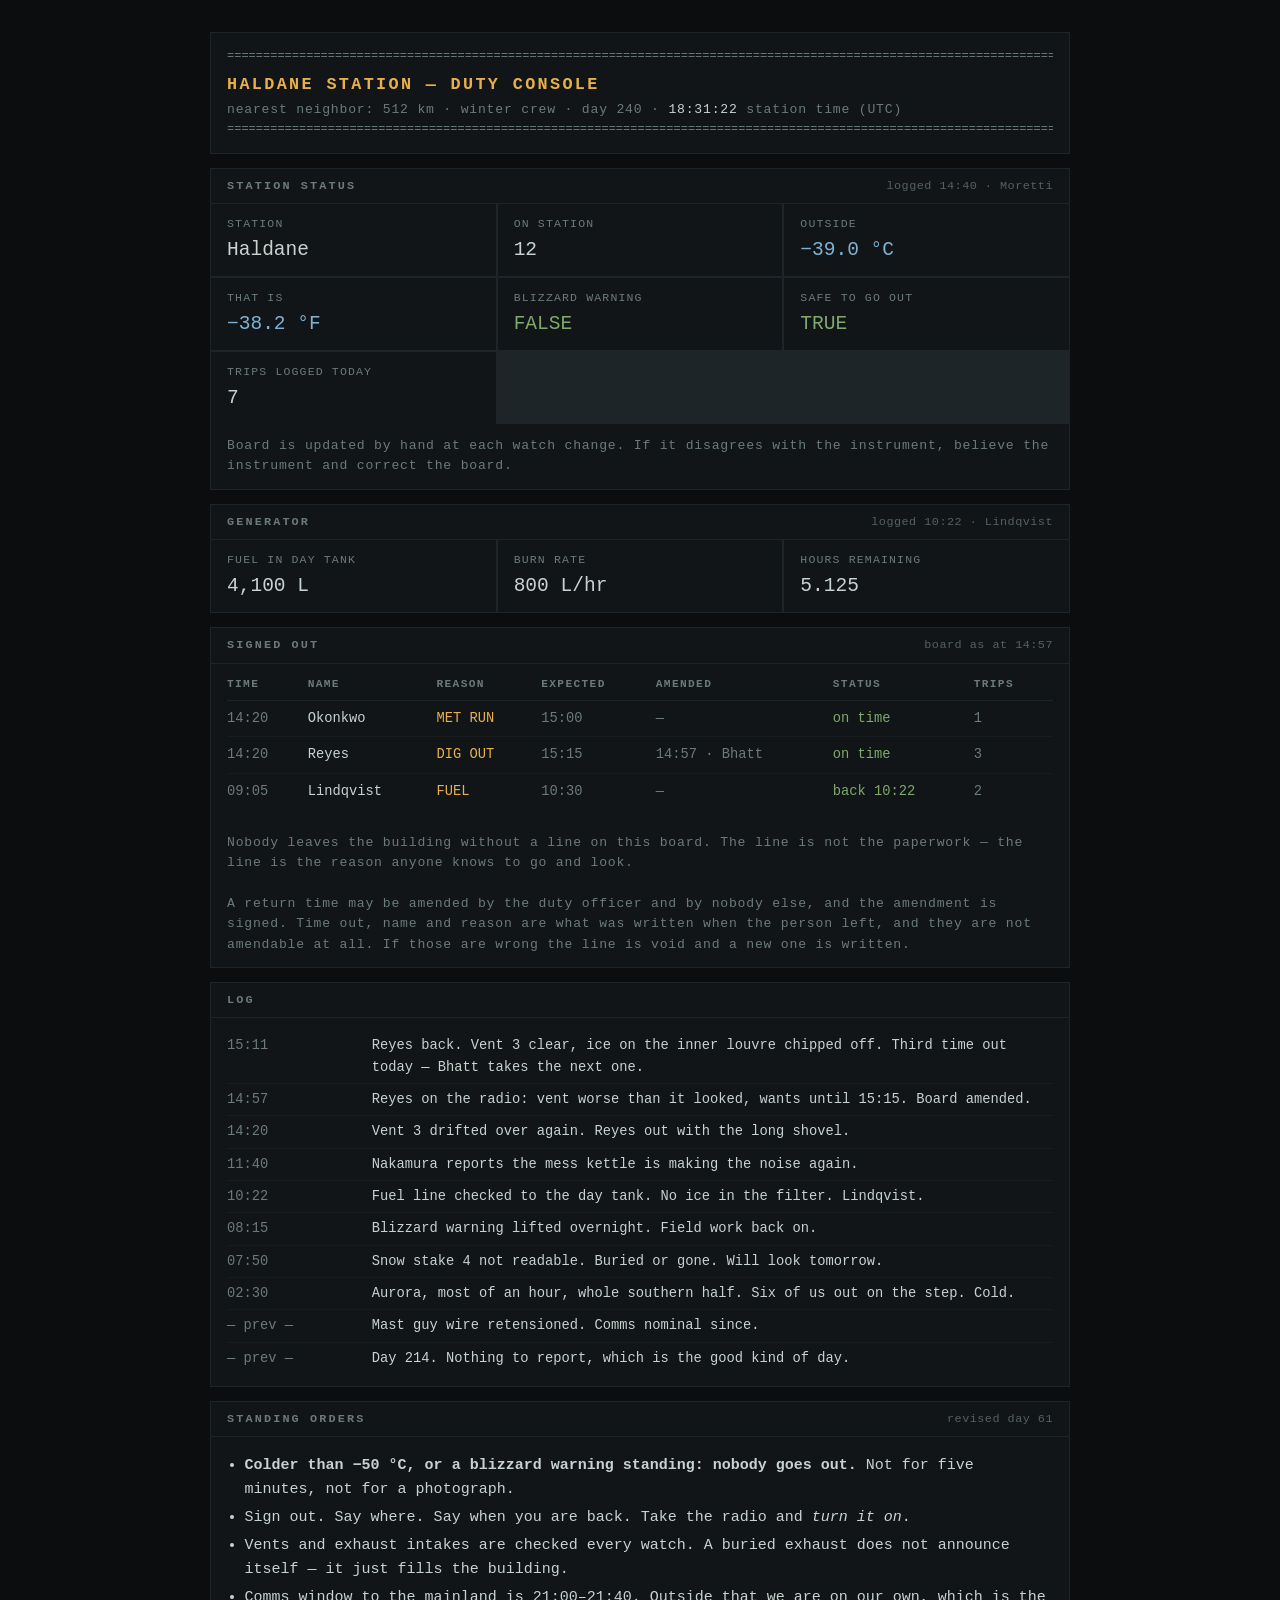
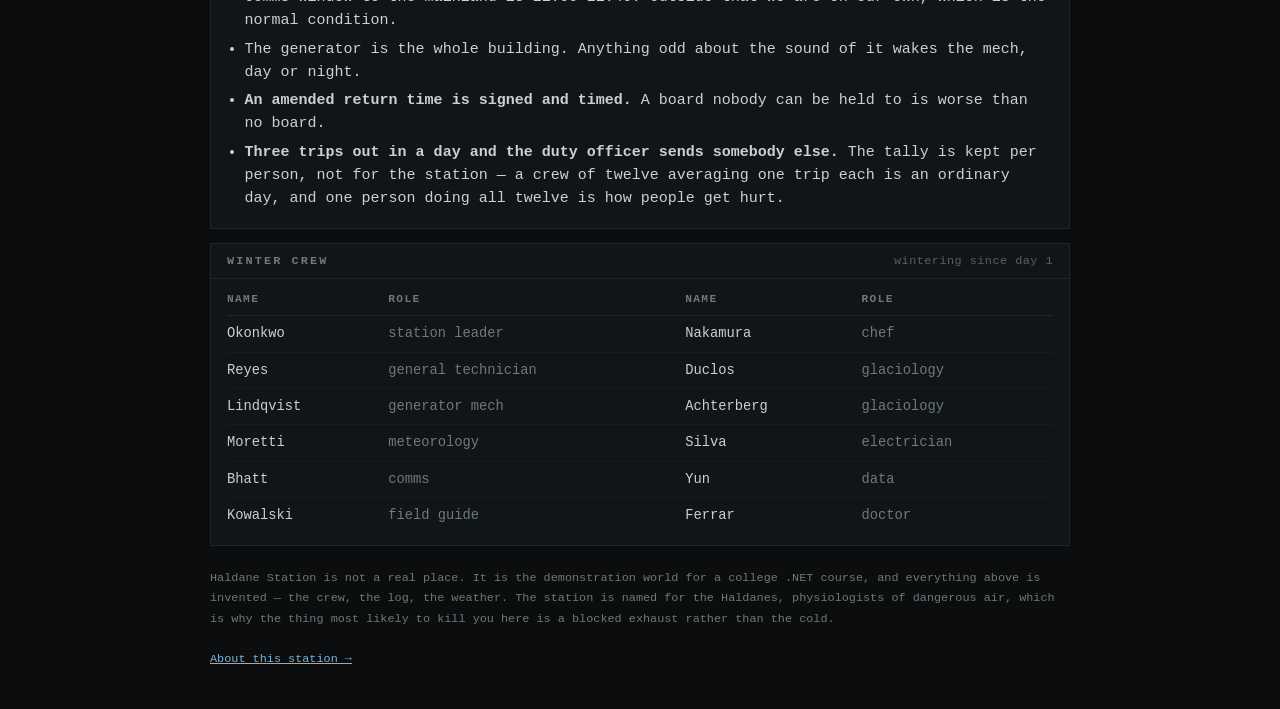
<file: week-05.html>
<!doctype html>
<html lang="en">
<head>
<meta charset="utf-8">
<meta name="viewport" content="width=device-width, initial-scale=1">
<title>HALDANE STATION · DUTY CONSOLE</title>
<link rel="icon" href="/favicon.svg" type="image/svg+xml">
<link rel="alternate icon" href="/favicon-32.png" sizes="32x32">
<link rel="apple-touch-icon" href="/apple-touch-icon.png">
<link rel="stylesheet" href="board.css">
<script src="board.js" defer></script>
</head>
<!--
  WEEK 5 BOARD = week 4 + one column and one panel row.

  Week 5's demo computes exactly one new thing the station did not know
  before: how many times each crew member has been outside today, and the
  day's total across the crew. So the sign-out board gains a TRIPS column
  and the status panel gains "Trips logged today". Nothing else moves.

  ⚠️ The per-person number and the total are BOTH on the board on purpose.
  That is the week's whole lesson made visible: three ones and a three,
  all true at once — and the night the tally was static, the board would
  have shown three threes and a three, which is the break the room sits
  with for ten minutes before it gets fixed.

  ⚠️ NO panel for the debugger, for null, or for references. Those are
  things the PROGRAM learned, not things the STATION knows. A board only
  gains what the station can write down.

  ⚠️ Sign-out reasons come from the closed list of six in CLAUDE.md — MET
  RUN, DIG OUT, FUEL, FIELD, COMMS, WALK. Do not invent a seventh.

  Day 240 — a week on from week 4, and the numbers move with it.
-->
<body>
<div class="wrap">

  <header>
    <div class="rule" aria-hidden="true">================================================================================================================================================================</div>
    <h1>HALDANE STATION — DUTY CONSOLE</h1>
    <div class="sub">nearest neighbor: 512 km · winter crew · day 240 · <span id="clock">--:--:--</span> station time (UTC)</div>
    <div class="rule" aria-hidden="true">================================================================================================================================================================</div>
  </header>

  <section>
    <h2>Station status <span class="logged">logged 14:40 · Moretti</span></h2>
    <div class="grid">
      <div class="cell"><div class="k">Station</div><div class="v">Haldane</div></div>
      <div class="cell"><div class="k">On station</div><div class="v">12</div></div>
      <div class="cell"><div class="k">Outside</div><div class="v cold">−39.0 °C</div></div>
      <div class="cell"><div class="k">That is</div><div class="v cold">−38.2 °F</div></div>
      <div class="cell"><div class="k">Blizzard warning</div><div class="v ok">FALSE</div></div>
      <div class="cell"><div class="k">Safe to go out</div><div class="v ok">TRUE</div></div>
      <div class="cell"><div class="k">Trips logged today</div><div class="v">7</div></div>
    </div>
    <div class="body sub">
      Board is updated by hand at each watch change. If it disagrees with the instrument, believe the instrument
      and correct the board.
    </div>
  </section>

  <section>
    <h2>Generator <span class="logged">logged 10:22 · Lindqvist</span></h2>
    <div class="grid">
      <div class="cell"><div class="k">Fuel in day tank</div><div class="v">4,100 L</div></div>
      <div class="cell"><div class="k">Burn rate</div><div class="v">800 L/hr</div></div>
      <div class="cell"><div class="k">Hours remaining</div><div class="v">5.125</div></div>
    </div>
  </section>

  <section>
    <h2>Signed out <span class="logged">board as at 14:57</span></h2>
    <div class="body scroll">
      <table>
        <tr><th>Time</th><th>Name</th><th>Reason</th><th>Expected</th><th>Amended</th><th>Status</th><th>Trips</th></tr>
        <tr><td class="t">14:20</td><td>Okonkwo</td><td class="tag">MET RUN</td><td class="t">15:00</td><td class="t">—</td><td class="ok">on time</td><td class="t">1</td></tr>
        <tr><td class="t">14:20</td><td>Reyes</td><td class="tag">DIG OUT</td><td class="t">15:15</td><td class="t">14:57 · Bhatt</td><td class="ok">on time</td><td class="t">3</td></tr>
        <tr><td class="t">09:05</td><td>Lindqvist</td><td class="tag">FUEL</td><td class="t">10:30</td><td class="t">—</td><td class="ok">back 10:22</td><td class="t">2</td></tr>
      </table>
    </div>
    <div class="body sub">
      Nobody leaves the building without a line on this board. The line is not the paperwork — the line is the
      reason anyone knows to go and look.
      <br><br>
      A return time may be amended by the duty officer and by nobody else, and the amendment is signed. Time out,
      name and reason are what was written when the person left, and they are not amendable at all. If those are
      wrong the line is void and a new one is written.
    </div>
  </section>

  <section>
    <h2>Log</h2>
    <div class="body log">
      <div><span class="t">15:11</span><span>Reyes back. Vent 3 clear, ice on the inner louvre chipped off. Third time out today — Bhatt takes the next one.</span></div>
      <div><span class="t">14:57</span><span>Reyes on the radio: vent worse than it looked, wants until 15:15. Board amended.</span></div>
      <div><span class="t">14:20</span><span>Vent 3 drifted over again. Reyes out with the long shovel.</span></div>
      <div><span class="t">11:40</span><span>Nakamura reports the mess kettle is making the noise again.</span></div>
      <div><span class="t">10:22</span><span>Fuel line checked to the day tank. No ice in the filter. Lindqvist.</span></div>
      <div><span class="t">08:15</span><span>Blizzard warning lifted overnight. Field work back on.</span></div>
      <div><span class="t">07:50</span><span>Snow stake 4 not readable. Buried or gone. Will look tomorrow.</span></div>
      <div><span class="t">02:30</span><span>Aurora, most of an hour, whole southern half. Six of us out on the step. Cold.</span></div>
      <div><span class="t">— prev —</span><span>Mast guy wire retensioned. Comms nominal since.</span></div>
      <div><span class="t">— prev —</span><span>Day 214. Nothing to report, which is the good kind of day.</span></div>
    </div>
  </section>

  <section>
    <h2>Standing orders <span class="logged">revised day 61</span></h2>
    <div class="body">
      <ul>
        <li><strong>Colder than −50 °C, or a blizzard warning standing: nobody goes out.</strong> Not for five minutes, not for a photograph.</li>
        <li>Sign out. Say where. Say when you are back. Take the radio and <em>turn it on</em>.</li>
        <li>Vents and exhaust intakes are checked every watch. A buried exhaust does not announce itself — it just fills the building.</li>
        <li>Comms window to the mainland is 21:00–21:40. Outside that we are on our own, which is the normal condition.</li>
        <li>The generator is the whole building. Anything odd about the sound of it wakes the mech, day or night.</li>
        <li><strong>An amended return time is signed and timed.</strong> A board nobody can be held to is worse than no board.</li>
        <li><strong>Three trips out in a day and the duty officer sends somebody else.</strong> The tally is kept per person, not for the station — a crew of twelve averaging one trip each is an ordinary day, and one person doing all twelve is how people get hurt.</li>
      </ul>
    </div>
  </section>

  <section>
    <h2>Winter crew <span class="logged">wintering since day 1</span></h2>
    <div class="body scroll">
      <table>
        <tr><th>Name</th><th>Role</th><th>Name</th><th>Role</th></tr>
        <tr><td>Okonkwo</td><td class="t">station leader</td><td>Nakamura</td><td class="t">chef</td></tr>
        <tr><td>Reyes</td><td class="t">general technician</td><td>Duclos</td><td class="t">glaciology</td></tr>
        <tr><td>Lindqvist</td><td class="t">generator mech</td><td>Achterberg</td><td class="t">glaciology</td></tr>
        <tr><td>Moretti</td><td class="t">meteorology</td><td>Silva</td><td class="t">electrician</td></tr>
        <tr><td>Bhatt</td><td class="t">comms</td><td>Yun</td><td class="t">data</td></tr>
        <tr><td>Kowalski</td><td class="t">field guide</td><td>Ferrar</td><td class="t">doctor</td></tr>
      </table>
    </div>
  </section>

  <footer>
    Haldane Station is not a real place. It is the demonstration world for a college .NET course, and everything
    above is invented — the crew, the log, the weather. The station is named for the Haldanes, physiologists of
    dangerous air, which is why the thing most likely to kill you here is a blocked exhaust rather than the cold.
    <br><br><a href="/about.html">About this station &rarr;</a>
  </footer>

</div>
</body>
</html>
</file>
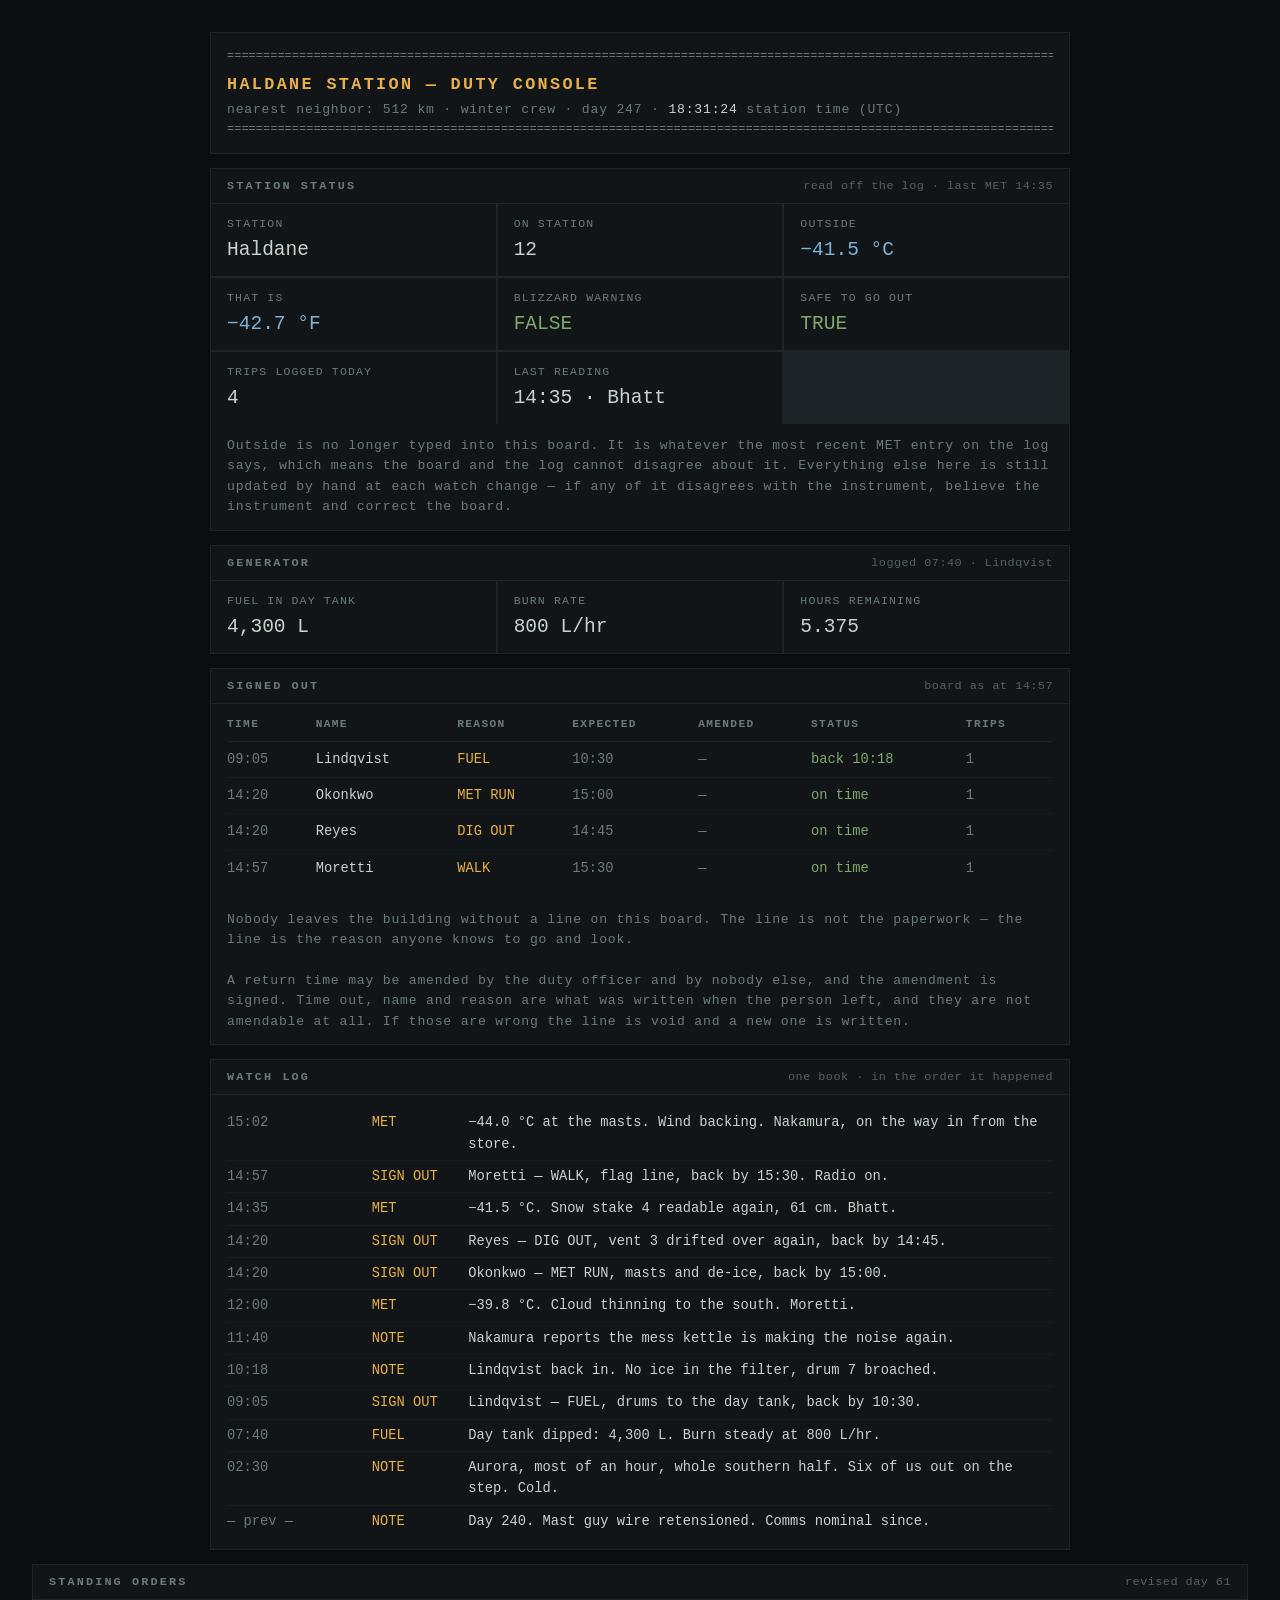
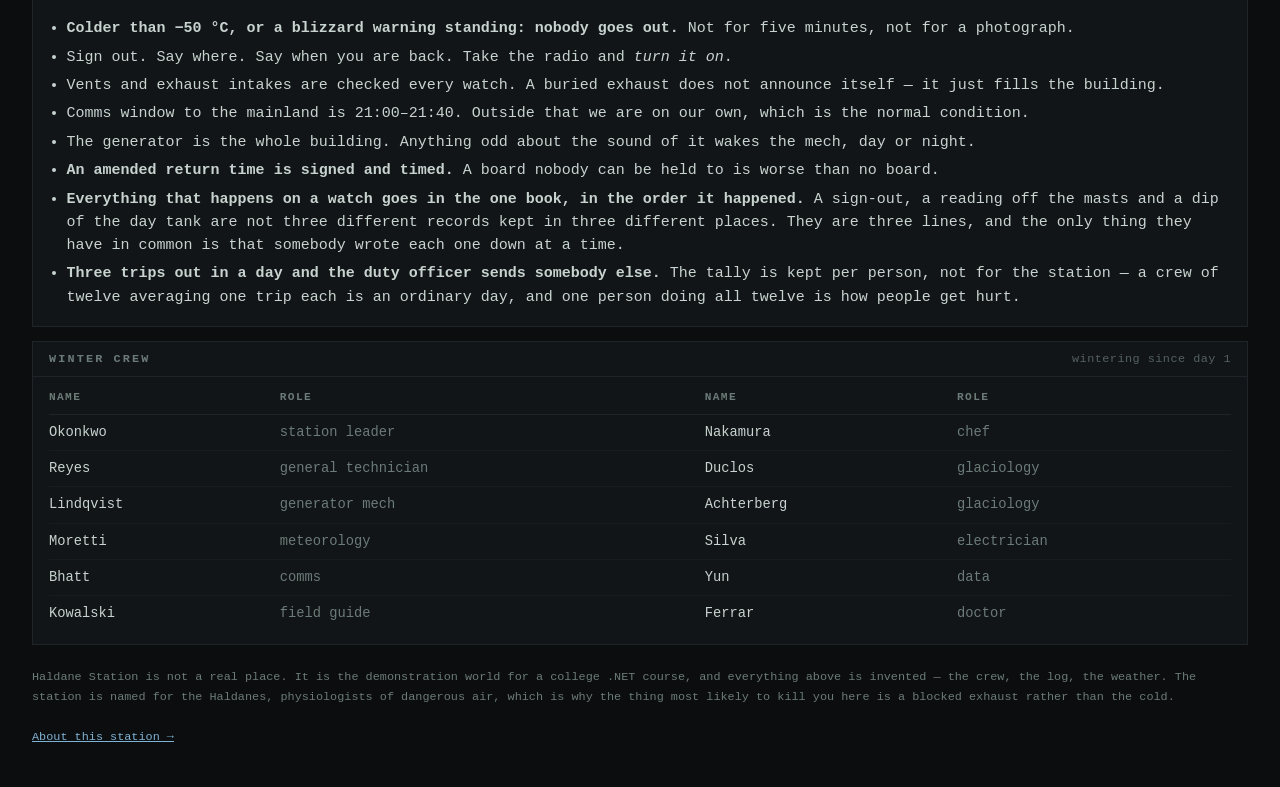
<file: week-06.html>
<!doctype html>
<html lang="en">
<head>
<meta charset="utf-8">
<meta name="viewport" content="width=device-width, initial-scale=1">
<title>HALDANE STATION · DUTY CONSOLE</title>
<link rel="icon" href="/favicon.svg" type="image/svg+xml">
<link rel="alternate icon" href="/favicon-32.png" sizes="32x32">
<link rel="apple-touch-icon" href="/apple-touch-icon.png">
<link rel="stylesheet" href="board.css">
<script src="board.js" defer></script>
</head>
<!--
  WEEK 6 BOARD = week 5 + one status cell, one log column and one standing order.

  Week 6's demo turns the console's record from a sign-out board into a WATCH
  LOG: one book, in the order things happened, holding several different kinds
  of entry. So the log gains a KIND column and starts carrying the sign-outs
  and the met readings alongside the prose. That is the whole change.

  ⚠️ The log's KIND column is the week made visible, and it is the ONLY new
  visual element. `.log .kind` is a new class in board.css rather than a change
  to an existing one, so weeks 1-5 render exactly as they always did.

  ⚠️ The status panel gains "Last reading" because week 6's program stops
  typing the outside temperature into itself and starts reading it off the most
  recent MET entry on the log. That is a fact the STATION now keeps.

  ⚠️ NO panel for interfaces, for `is`, or for polymorphism. Those are things
  the PROGRAM learned, not things the STATION knows.

  ⚠️ Sign-out reasons come from the closed list of six in CLAUDE.md — MET RUN,
  DIG OUT, FUEL, FIELD, COMMS, WALK. Do not invent a seventh. The log's KINDS
  are a different list and a shorter one: SIGN OUT, MET, FUEL, NOTE.

  Day 247 — a week on from week 5, and the numbers move with it.
-->
<body>
<div class="wrap">

  <header>
    <div class="rule" aria-hidden="true">================================================================================================================================================================</div>
    <h1>HALDANE STATION — DUTY CONSOLE</h1>
    <div class="sub">nearest neighbor: 512 km · winter crew · day 247 · <span id="clock">--:--:--</span> station time (UTC)</div>
    <div class="rule" aria-hidden="true">================================================================================================================================================================</div>
  </header>

  <section>
    <h2>Station status <span class="logged">read off the log · last MET 14:35</span></h2>
    <div class="grid">
      <div class="cell"><div class="k">Station</div><div class="v">Haldane</div></div>
      <div class="cell"><div class="k">On station</div><div class="v">12</div></div>
      <div class="cell"><div class="k">Outside</div><div class="v cold">−41.5 °C</div></div>
      <div class="cell"><div class="k">That is</div><div class="v cold">−42.7 °F</div></div>
      <div class="cell"><div class="k">Blizzard warning</div><div class="v ok">FALSE</div></div>
      <div class="cell"><div class="k">Safe to go out</div><div class="v ok">TRUE</div></div>
      <div class="cell"><div class="k">Trips logged today</div><div class="v">4</div></div>
      <div class="cell"><div class="k">Last reading</div><div class="v">14:35 · Bhatt</div></div>
    </div>
    <div class="body sub">
      Outside is no longer typed into this board. It is whatever the most recent MET entry on the log says, which
      means the board and the log cannot disagree about it. Everything else here is still updated by hand at each
      watch change — if any of it disagrees with the instrument, believe the instrument and correct the board.
    </div>
  </section>

  <section>
    <h2>Generator <span class="logged">logged 07:40 · Lindqvist</span></h2>
    <div class="grid">
      <div class="cell"><div class="k">Fuel in day tank</div><div class="v">4,300 L</div></div>
      <div class="cell"><div class="k">Burn rate</div><div class="v">800 L/hr</div></div>
      <div class="cell"><div class="k">Hours remaining</div><div class="v">5.375</div></div>
    </div>
  </section>

  <section>
    <h2>Signed out <span class="logged">board as at 14:57</span></h2>
    <div class="body scroll">
      <table>
        <tr><th>Time</th><th>Name</th><th>Reason</th><th>Expected</th><th>Amended</th><th>Status</th><th>Trips</th></tr>
        <tr><td class="t">09:05</td><td>Lindqvist</td><td class="tag">FUEL</td><td class="t">10:30</td><td class="t">—</td><td class="ok">back 10:18</td><td class="t">1</td></tr>
        <tr><td class="t">14:20</td><td>Okonkwo</td><td class="tag">MET RUN</td><td class="t">15:00</td><td class="t">—</td><td class="ok">on time</td><td class="t">1</td></tr>
        <tr><td class="t">14:20</td><td>Reyes</td><td class="tag">DIG OUT</td><td class="t">14:45</td><td class="t">—</td><td class="ok">on time</td><td class="t">1</td></tr>
        <tr><td class="t">14:57</td><td>Moretti</td><td class="tag">WALK</td><td class="t">15:30</td><td class="t">—</td><td class="ok">on time</td><td class="t">1</td></tr>
      </table>
    </div>
    <div class="body sub">
      Nobody leaves the building without a line on this board. The line is not the paperwork — the line is the
      reason anyone knows to go and look.
      <br><br>
      A return time may be amended by the duty officer and by nobody else, and the amendment is signed. Time out,
      name and reason are what was written when the person left, and they are not amendable at all. If those are
      wrong the line is void and a new one is written.
    </div>
  </section>

  <section>
    <h2>Watch log <span class="logged">one book · in the order it happened</span></h2>
    <div class="body log">
      <div><span class="t">15:02</span><span class="kind">MET</span><span>−44.0 °C at the masts. Wind backing. Nakamura, on the way in from the store.</span></div>
      <div><span class="t">14:57</span><span class="kind">SIGN OUT</span><span>Moretti — WALK, flag line, back by 15:30. Radio on.</span></div>
      <div><span class="t">14:35</span><span class="kind">MET</span><span>−41.5 °C. Snow stake 4 readable again, 61 cm. Bhatt.</span></div>
      <div><span class="t">14:20</span><span class="kind">SIGN OUT</span><span>Reyes — DIG OUT, vent 3 drifted over again, back by 14:45.</span></div>
      <div><span class="t">14:20</span><span class="kind">SIGN OUT</span><span>Okonkwo — MET RUN, masts and de-ice, back by 15:00.</span></div>
      <div><span class="t">12:00</span><span class="kind">MET</span><span>−39.8 °C. Cloud thinning to the south. Moretti.</span></div>
      <div><span class="t">11:40</span><span class="kind">NOTE</span><span>Nakamura reports the mess kettle is making the noise again.</span></div>
      <div><span class="t">10:18</span><span class="kind">NOTE</span><span>Lindqvist back in. No ice in the filter, drum 7 broached.</span></div>
      <div><span class="t">09:05</span><span class="kind">SIGN OUT</span><span>Lindqvist — FUEL, drums to the day tank, back by 10:30.</span></div>
      <div><span class="t">07:40</span><span class="kind">FUEL</span><span>Day tank dipped: 4,300 L. Burn steady at 800 L/hr.</span></div>
      <div><span class="t">02:30</span><span class="kind">NOTE</span><span>Aurora, most of an hour, whole southern half. Six of us out on the step. Cold.</span></div>
      <div><span class="t">— prev —</span><span class="kind">NOTE</span><span>Day 240. Mast guy wire retensioned. Comms nominal since.</span></div>
    </div>
    </div>
  </section>

  <section>
    <h2>Standing orders <span class="logged">revised day 61</span></h2>
    <div class="body">
      <ul>
        <li><strong>Colder than −50 °C, or a blizzard warning standing: nobody goes out.</strong> Not for five minutes, not for a photograph.</li>
        <li>Sign out. Say where. Say when you are back. Take the radio and <em>turn it on</em>.</li>
        <li>Vents and exhaust intakes are checked every watch. A buried exhaust does not announce itself — it just fills the building.</li>
        <li>Comms window to the mainland is 21:00–21:40. Outside that we are on our own, which is the normal condition.</li>
        <li>The generator is the whole building. Anything odd about the sound of it wakes the mech, day or night.</li>
        <li><strong>An amended return time is signed and timed.</strong> A board nobody can be held to is worse than no board.</li>
        <li><strong>Everything that happens on a watch goes in the one book, in the order it happened.</strong> A sign-out, a reading off the masts and a dip of the day tank are not three different records kept in three different places. They are three lines, and the only thing they have in common is that somebody wrote each one down at a time.</li>
        <li><strong>Three trips out in a day and the duty officer sends somebody else.</strong> The tally is kept per person, not for the station — a crew of twelve averaging one trip each is an ordinary day, and one person doing all twelve is how people get hurt.</li>
      </ul>
    </div>
  </section>

  <section>
    <h2>Winter crew <span class="logged">wintering since day 1</span></h2>
    <div class="body scroll">
      <table>
        <tr><th>Name</th><th>Role</th><th>Name</th><th>Role</th></tr>
        <tr><td>Okonkwo</td><td class="t">station leader</td><td>Nakamura</td><td class="t">chef</td></tr>
        <tr><td>Reyes</td><td class="t">general technician</td><td>Duclos</td><td class="t">glaciology</td></tr>
        <tr><td>Lindqvist</td><td class="t">generator mech</td><td>Achterberg</td><td class="t">glaciology</td></tr>
        <tr><td>Moretti</td><td class="t">meteorology</td><td>Silva</td><td class="t">electrician</td></tr>
        <tr><td>Bhatt</td><td class="t">comms</td><td>Yun</td><td class="t">data</td></tr>
        <tr><td>Kowalski</td><td class="t">field guide</td><td>Ferrar</td><td class="t">doctor</td></tr>
      </table>
    </div>
  </section>

  <footer>
    Haldane Station is not a real place. It is the demonstration world for a college .NET course, and everything
    above is invented — the crew, the log, the weather. The station is named for the Haldanes, physiologists of
    dangerous air, which is why the thing most likely to kill you here is a blocked exhaust rather than the cold.
    <br><br><a href="/about.html">About this station &rarr;</a>
  </footer>

</div>
</body>
</html>
</file>
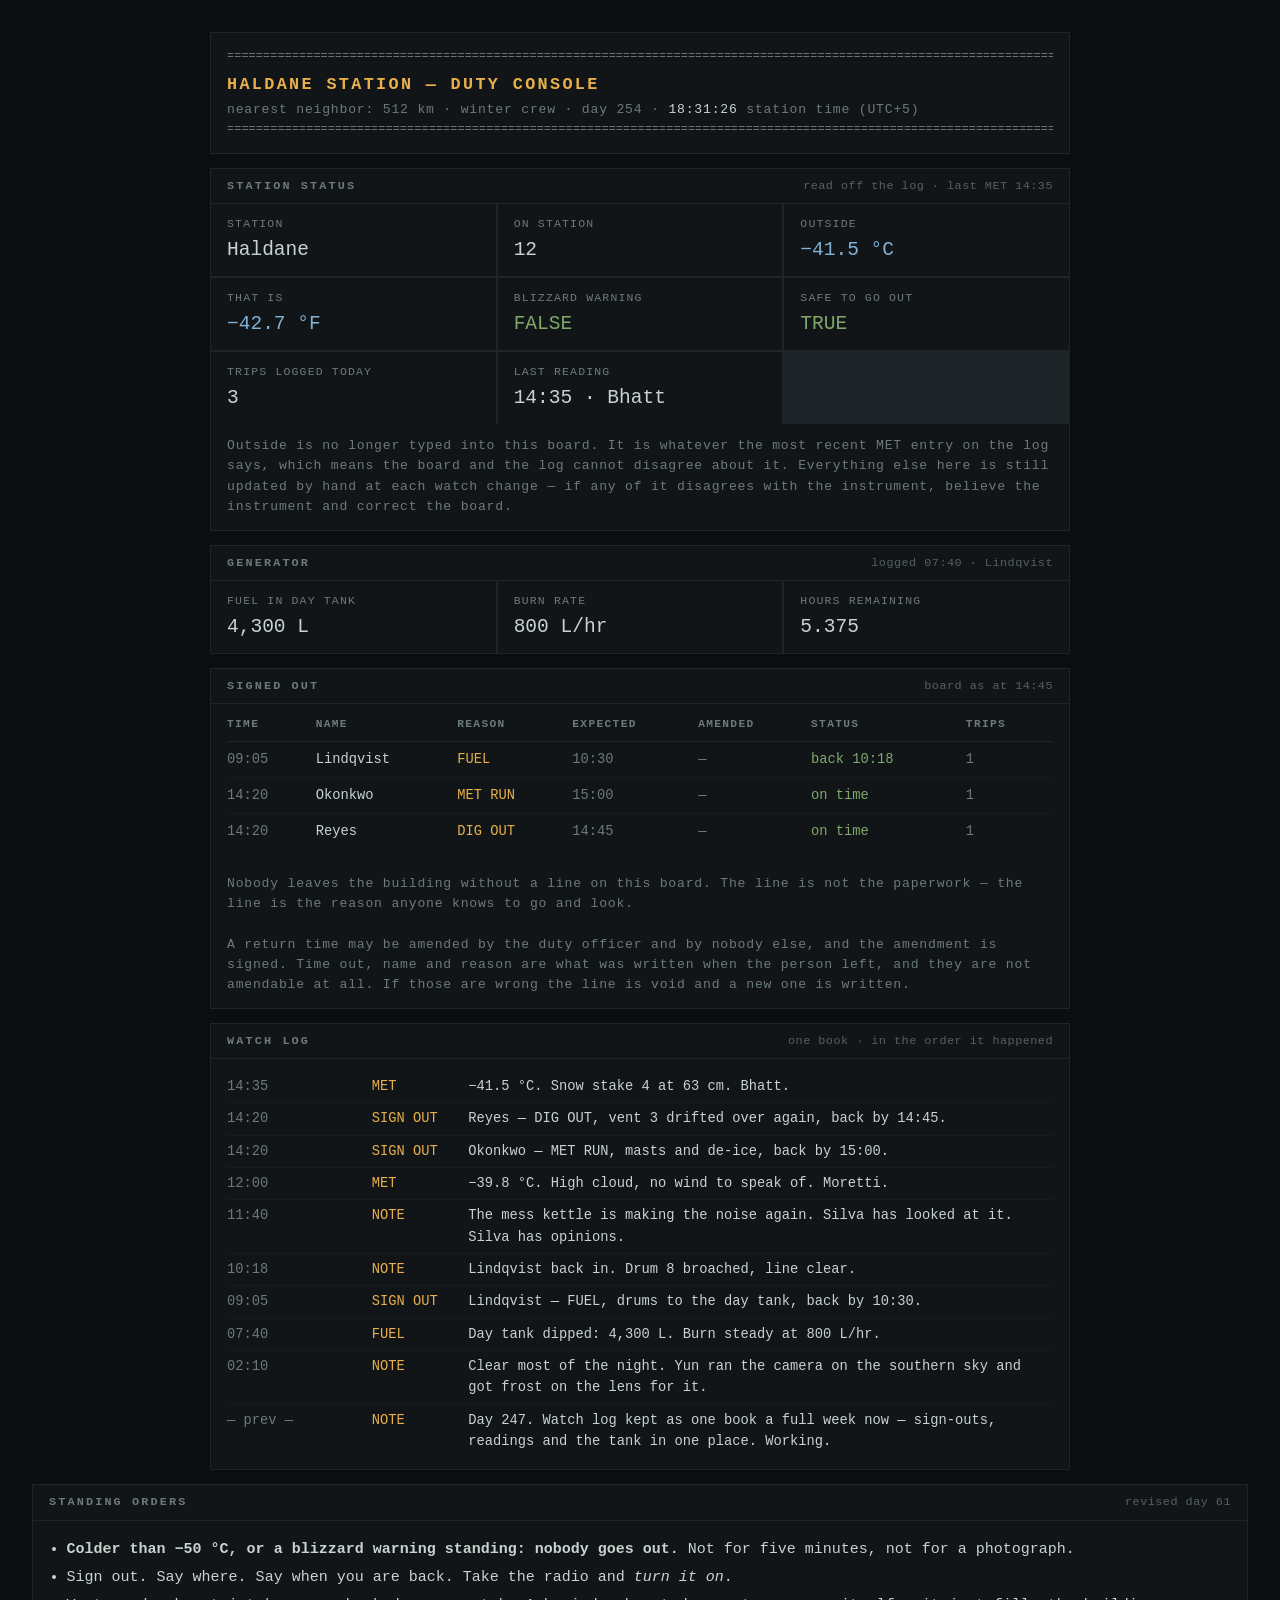
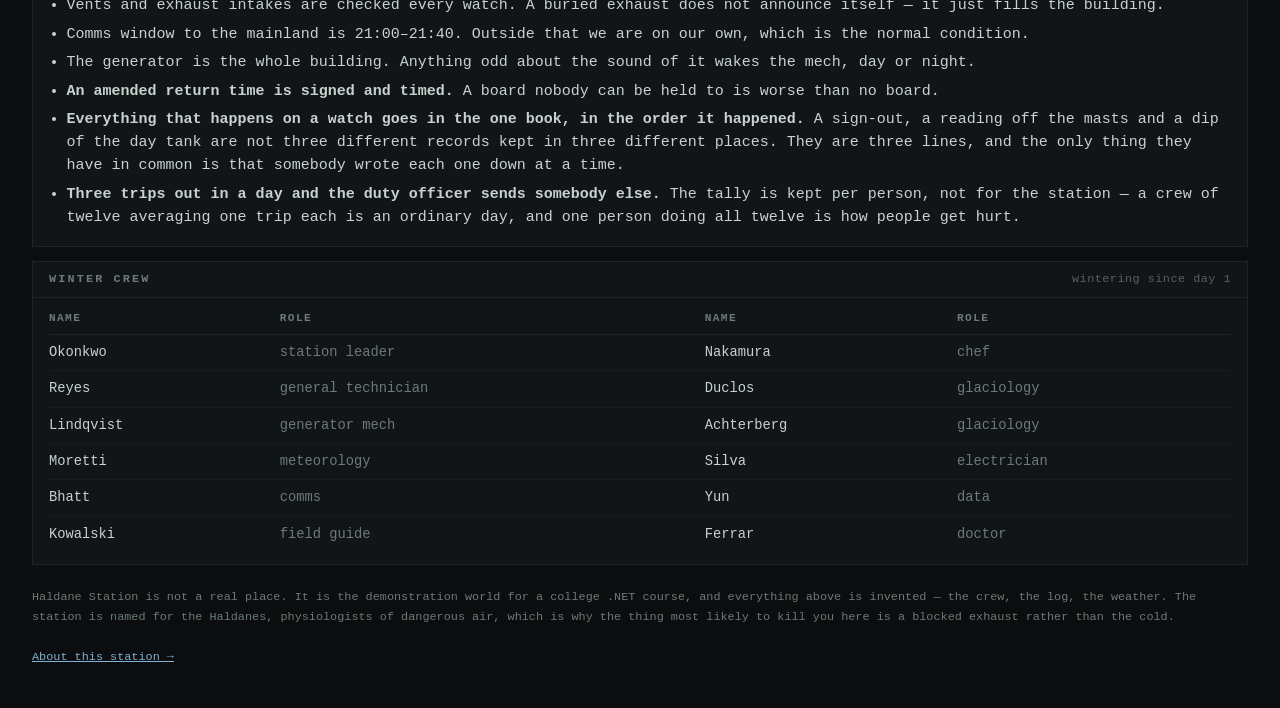
<file: week-07.html>
<!doctype html>
<html lang="en">
<head>
<meta charset="utf-8">
<meta name="viewport" content="width=device-width, initial-scale=1">
<title>HALDANE STATION · DUTY CONSOLE</title>
<link rel="icon" href="/favicon.svg" type="image/svg+xml">
<link rel="alternate icon" href="/favicon-32.png" sizes="32x32">
<link rel="stylesheet" href="board.css">
<script src="board.js" defer></script>
</head>
<!--
  WEEK 7 BOARD = week 6, one week on. NO new panel, NO new column, NO new
  standing order — deliberately.

  Week 7's demo finds two record-keeping bugs LIVE (a person signed out
  twice; an amendment landing on a closed line) and fixes them with tests.
  This board is on the projector BEFORE that happens, so anything here that
  states the rule, shows a refusal, or logs an audit would hand the room
  §2's break and its fix on the way in — the same reason week 1's board
  carried no fuel countdown.

  ⚠️ THE WEEK'S STATION-LEVEL CHANGES ARE OWED TO WEEK 8's BOARD instead,
  which is the first board the room sees AFTER the fixes exist:
    (a) a standing order — "One person, one line" (no double sign-outs; an
        amendment lands on the open line only; closed lines are history),
        with the revision stamp moved on from day 61;
    (b) the first actually-used Amended cell, signed, on an OPEN line;
    (c) optionally, a dry audit NOTE in the log.
  Do not add them here, and do not forget them there.

  ⚠️ Sign-out reasons come from the closed list of six in CLAUDE.md — MET RUN,
  DIG OUT, FUEL, FIELD, COMMS, WALK. Do not invent a seventh. The log's KINDS
  stay: SIGN OUT, MET, FUEL, NOTE.

  Day 254 — a week on from week 6. The log's rows are the new day's; the
  seeded times and numbers match the demo program's, as every week.
-->
<body>
<div class="wrap">

  <header>
    <div class="rule" aria-hidden="true">================================================================================================================================================================</div>
    <h1>HALDANE STATION — DUTY CONSOLE</h1>
    <div class="sub">nearest neighbor: 512 km · winter crew · day 254 · <span id="clock">--:--:--</span> station time (UTC+5)</div>
    <div class="rule" aria-hidden="true">================================================================================================================================================================</div>
  </header>

  <section>
    <h2>Station status <span class="logged">read off the log · last MET 14:35</span></h2>
    <div class="grid">
      <div class="cell"><div class="k">Station</div><div class="v">Haldane</div></div>
      <div class="cell"><div class="k">On station</div><div class="v">12</div></div>
      <div class="cell"><div class="k">Outside</div><div class="v cold">−41.5 °C</div></div>
      <div class="cell"><div class="k">That is</div><div class="v cold">−42.7 °F</div></div>
      <div class="cell"><div class="k">Blizzard warning</div><div class="v ok">FALSE</div></div>
      <div class="cell"><div class="k">Safe to go out</div><div class="v ok">TRUE</div></div>
      <div class="cell"><div class="k">Trips logged today</div><div class="v">3</div></div>
      <div class="cell"><div class="k">Last reading</div><div class="v">14:35 · Bhatt</div></div>
    </div>
    <div class="body sub">
      Outside is no longer typed into this board. It is whatever the most recent MET entry on the log says, which
      means the board and the log cannot disagree about it. Everything else here is still updated by hand at each
      watch change — if any of it disagrees with the instrument, believe the instrument and correct the board.
    </div>
  </section>

  <section>
    <h2>Generator <span class="logged">logged 07:40 · Lindqvist</span></h2>
    <div class="grid">
      <div class="cell"><div class="k">Fuel in day tank</div><div class="v">4,300 L</div></div>
      <div class="cell"><div class="k">Burn rate</div><div class="v">800 L/hr</div></div>
      <div class="cell"><div class="k">Hours remaining</div><div class="v">5.375</div></div>
    </div>
  </section>

  <section>
    <h2>Signed out <span class="logged">board as at 14:45</span></h2>
    <div class="body scroll">
      <table>
        <tr><th>Time</th><th>Name</th><th>Reason</th><th>Expected</th><th>Amended</th><th>Status</th><th>Trips</th></tr>
        <tr><td class="t">09:05</td><td>Lindqvist</td><td class="tag">FUEL</td><td class="t">10:30</td><td class="t">—</td><td class="ok">back 10:18</td><td class="t">1</td></tr>
        <tr><td class="t">14:20</td><td>Okonkwo</td><td class="tag">MET RUN</td><td class="t">15:00</td><td class="t">—</td><td class="ok">on time</td><td class="t">1</td></tr>
        <tr><td class="t">14:20</td><td>Reyes</td><td class="tag">DIG OUT</td><td class="t">14:45</td><td class="t">—</td><td class="ok">on time</td><td class="t">1</td></tr>
      </table>
    </div>
    <div class="body sub">
      Nobody leaves the building without a line on this board. The line is not the paperwork — the line is the
      reason anyone knows to go and look.
      <br><br>
      A return time may be amended by the duty officer and by nobody else, and the amendment is signed. Time out,
      name and reason are what was written when the person left, and they are not amendable at all. If those are
      wrong the line is void and a new one is written.
    </div>
  </section>

  <section>
    <h2>Watch log <span class="logged">one book · in the order it happened</span></h2>
    <div class="body log">
      <div><span class="t">14:35</span><span class="kind">MET</span><span>−41.5 °C. Snow stake 4 at 63 cm. Bhatt.</span></div>
      <div><span class="t">14:20</span><span class="kind">SIGN OUT</span><span>Reyes — DIG OUT, vent 3 drifted over again, back by 14:45.</span></div>
      <div><span class="t">14:20</span><span class="kind">SIGN OUT</span><span>Okonkwo — MET RUN, masts and de-ice, back by 15:00.</span></div>
      <div><span class="t">12:00</span><span class="kind">MET</span><span>−39.8 °C. High cloud, no wind to speak of. Moretti.</span></div>
      <div><span class="t">11:40</span><span class="kind">NOTE</span><span>The mess kettle is making the noise again. Silva has looked at it. Silva has opinions.</span></div>
      <div><span class="t">10:18</span><span class="kind">NOTE</span><span>Lindqvist back in. Drum 8 broached, line clear.</span></div>
      <div><span class="t">09:05</span><span class="kind">SIGN OUT</span><span>Lindqvist — FUEL, drums to the day tank, back by 10:30.</span></div>
      <div><span class="t">07:40</span><span class="kind">FUEL</span><span>Day tank dipped: 4,300 L. Burn steady at 800 L/hr.</span></div>
      <div><span class="t">02:10</span><span class="kind">NOTE</span><span>Clear most of the night. Yun ran the camera on the southern sky and got frost on the lens for it.</span></div>
      <div><span class="t">— prev —</span><span class="kind">NOTE</span><span>Day 247. Watch log kept as one book a full week now — sign-outs, readings and the tank in one place. Working.</span></div>
    </div>
    </div>
  </section>

  <section>
    <h2>Standing orders <span class="logged">revised day 61</span></h2>
    <div class="body">
      <ul>
        <li><strong>Colder than −50 °C, or a blizzard warning standing: nobody goes out.</strong> Not for five minutes, not for a photograph.</li>
        <li>Sign out. Say where. Say when you are back. Take the radio and <em>turn it on</em>.</li>
        <li>Vents and exhaust intakes are checked every watch. A buried exhaust does not announce itself — it just fills the building.</li>
        <li>Comms window to the mainland is 21:00–21:40. Outside that we are on our own, which is the normal condition.</li>
        <li>The generator is the whole building. Anything odd about the sound of it wakes the mech, day or night.</li>
        <li><strong>An amended return time is signed and timed.</strong> A board nobody can be held to is worse than no board.</li>
        <li><strong>Everything that happens on a watch goes in the one book, in the order it happened.</strong> A sign-out, a reading off the masts and a dip of the day tank are not three different records kept in three different places. They are three lines, and the only thing they have in common is that somebody wrote each one down at a time.</li>
        <li><strong>Three trips out in a day and the duty officer sends somebody else.</strong> The tally is kept per person, not for the station — a crew of twelve averaging one trip each is an ordinary day, and one person doing all twelve is how people get hurt.</li>
      </ul>
    </div>
  </section>

  <section>
    <h2>Winter crew <span class="logged">wintering since day 1</span></h2>
    <div class="body scroll">
      <table>
        <tr><th>Name</th><th>Role</th><th>Name</th><th>Role</th></tr>
        <tr><td>Okonkwo</td><td class="t">station leader</td><td>Nakamura</td><td class="t">chef</td></tr>
        <tr><td>Reyes</td><td class="t">general technician</td><td>Duclos</td><td class="t">glaciology</td></tr>
        <tr><td>Lindqvist</td><td class="t">generator mech</td><td>Achterberg</td><td class="t">glaciology</td></tr>
        <tr><td>Moretti</td><td class="t">meteorology</td><td>Silva</td><td class="t">electrician</td></tr>
        <tr><td>Bhatt</td><td class="t">comms</td><td>Yun</td><td class="t">data</td></tr>
        <tr><td>Kowalski</td><td class="t">field guide</td><td>Ferrar</td><td class="t">doctor</td></tr>
      </table>
    </div>
  </section>

  <footer>
    Haldane Station is not a real place. It is the demonstration world for a college .NET course, and everything
    above is invented — the crew, the log, the weather. The station is named for the Haldanes, physiologists of
    dangerous air, which is why the thing most likely to kill you here is a blocked exhaust rather than the cold.
    <br><br><a href="/about.html">About this station &rarr;</a>
  </footer>

</div>
</body>
</html>
</file>
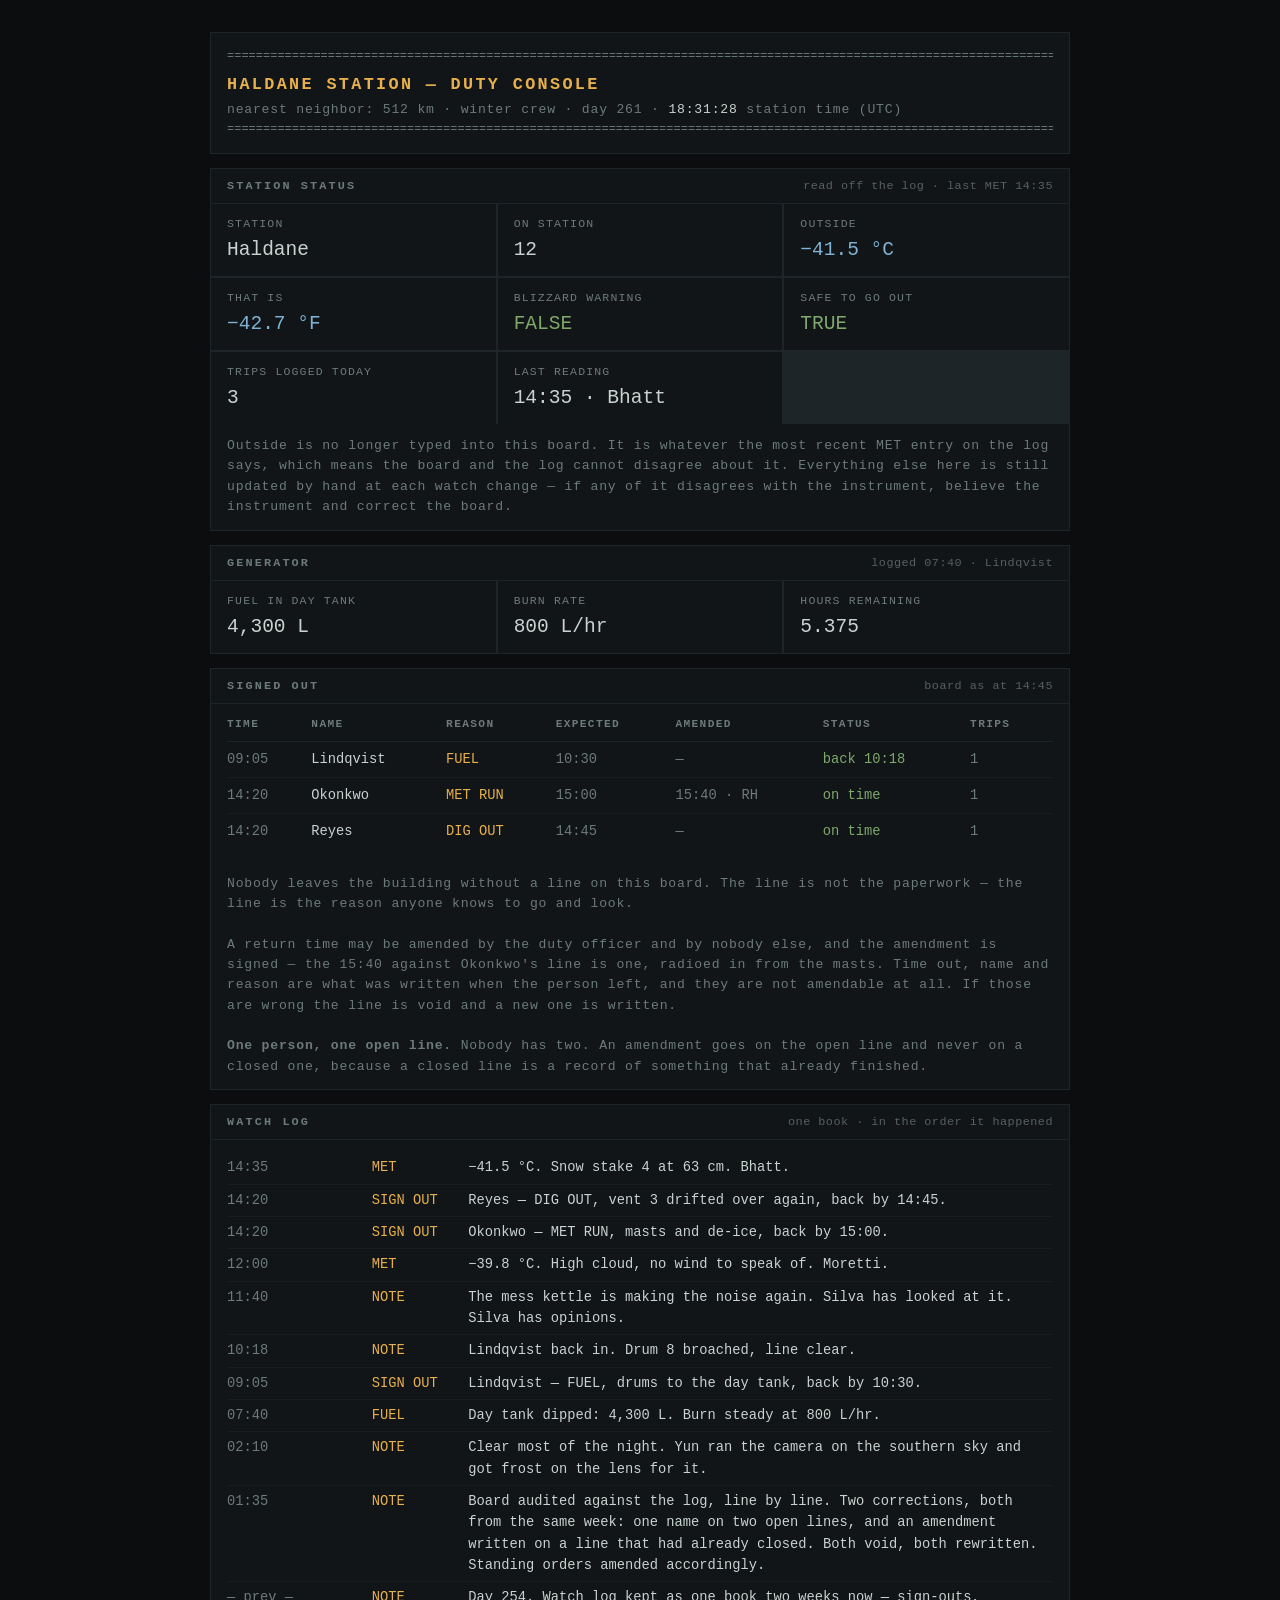
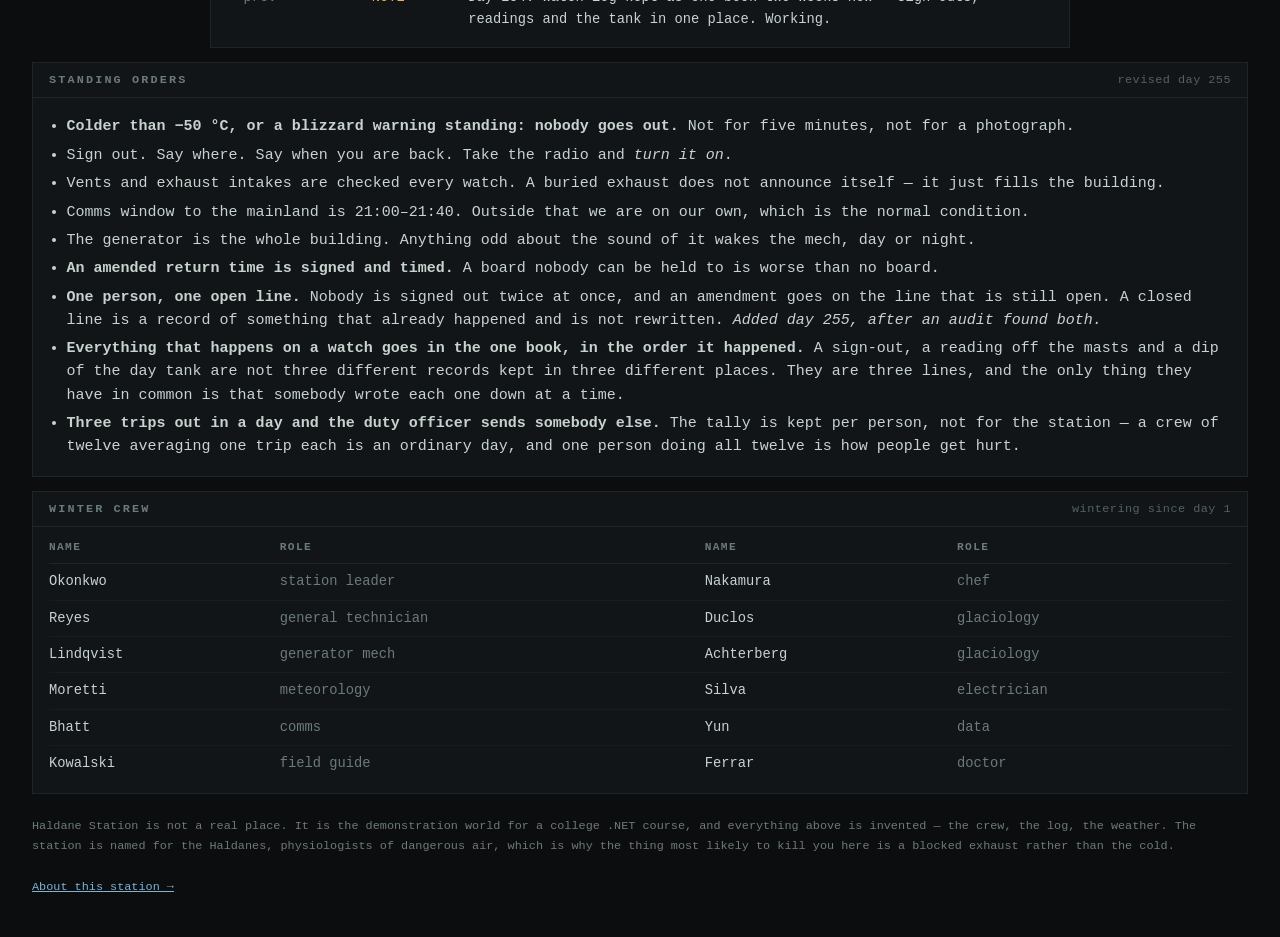
<file: week-08.html>
<!doctype html>
<html lang="en">
<head>
<meta charset="utf-8">
<meta name="viewport" content="width=device-width, initial-scale=1">
<title>HALDANE STATION · DUTY CONSOLE</title>
<link rel="icon" href="/favicon.svg" type="image/svg+xml">
<link rel="alternate icon" href="/favicon-32.png" sizes="32x32">
<link rel="stylesheet" href="board.css">
<script src="board.js" defer></script>
</head>
<!--
  WEEK 8 BOARD = week 7, one week on — and it COLLECTS the three things
  week-07.html deferred, because this is the first board the room sees after
  the fixes exist:
    (a) the standing order "One person, one line" — no double sign-outs, an
        amendment lands on the open line only, closed lines are history;
        revision stamp moved on from day 61 to day 255;
    (b) the first actually-used Amended cell, signed, on an OPEN line;
    (c) a dry audit NOTE in the log.

  ⚠️ THE CLOCK. Every board now says "station time (UTC)", not UTC+5 —
  changed course-wide in week 8, in board.js, about.html and all eight
  boards, because week 8's program stamps DateTime.UtcNow and the site and
  the program must not disagree about what time it is at the station. The
  offset was chosen by arithmetic: class meets 12:30–4:20 pm Central, which
  is 17:30–21:20 UTC, which lands after the seeded day (07:40–14:35) and
  before midnight. See week-08/demo-starter/NOTES.md in the answer keys.

  ⚠️ NO panel about the log being SAVED, and no file names anywhere. Week 8's
  demo spends its first half on the log being GONE — a board that mentions a
  save file hands the room the answer on the way in, which is the same reason
  week 1's board carried no fuel countdown. The board has always been "kept
  by hand"; it says nothing about how.

  ⚠️ Sign-out reasons come from the closed list of six in CLAUDE.md — MET RUN,
  DIG OUT, FUEL, FIELD, COMMS, WALK. Do not invent a seventh. The log's KINDS
  stay: SIGN OUT, MET, FUEL, NOTE.

  Day 261 — a week on from week 7. The seeded times and numbers match the
  demo program's, as every week.
-->
<body>
<div class="wrap">

  <header>
    <div class="rule" aria-hidden="true">================================================================================================================================================================</div>
    <h1>HALDANE STATION — DUTY CONSOLE</h1>
    <div class="sub">nearest neighbor: 512 km · winter crew · day 261 · <span id="clock">--:--:--</span> station time (UTC)</div>
    <div class="rule" aria-hidden="true">================================================================================================================================================================</div>
  </header>

  <section>
    <h2>Station status <span class="logged">read off the log · last MET 14:35</span></h2>
    <div class="grid">
      <div class="cell"><div class="k">Station</div><div class="v">Haldane</div></div>
      <div class="cell"><div class="k">On station</div><div class="v">12</div></div>
      <div class="cell"><div class="k">Outside</div><div class="v cold">−41.5 °C</div></div>
      <div class="cell"><div class="k">That is</div><div class="v cold">−42.7 °F</div></div>
      <div class="cell"><div class="k">Blizzard warning</div><div class="v ok">FALSE</div></div>
      <div class="cell"><div class="k">Safe to go out</div><div class="v ok">TRUE</div></div>
      <div class="cell"><div class="k">Trips logged today</div><div class="v">3</div></div>
      <div class="cell"><div class="k">Last reading</div><div class="v">14:35 · Bhatt</div></div>
    </div>
    <div class="body sub">
      Outside is no longer typed into this board. It is whatever the most recent MET entry on the log says, which
      means the board and the log cannot disagree about it. Everything else here is still updated by hand at each
      watch change — if any of it disagrees with the instrument, believe the instrument and correct the board.
    </div>
  </section>

  <section>
    <h2>Generator <span class="logged">logged 07:40 · Lindqvist</span></h2>
    <div class="grid">
      <div class="cell"><div class="k">Fuel in day tank</div><div class="v">4,300 L</div></div>
      <div class="cell"><div class="k">Burn rate</div><div class="v">800 L/hr</div></div>
      <div class="cell"><div class="k">Hours remaining</div><div class="v">5.375</div></div>
    </div>
  </section>

  <section>
    <h2>Signed out <span class="logged">board as at 14:45</span></h2>
    <div class="body scroll">
      <table>
        <tr><th>Time</th><th>Name</th><th>Reason</th><th>Expected</th><th>Amended</th><th>Status</th><th>Trips</th></tr>
        <tr><td class="t">09:05</td><td>Lindqvist</td><td class="tag">FUEL</td><td class="t">10:30</td><td class="t">—</td><td class="ok">back 10:18</td><td class="t">1</td></tr>
        <tr><td class="t">14:20</td><td>Okonkwo</td><td class="tag">MET RUN</td><td class="t">15:00</td><td class="t">15:40 &middot; RH</td><td class="ok">on time</td><td class="t">1</td></tr>
        <tr><td class="t">14:20</td><td>Reyes</td><td class="tag">DIG OUT</td><td class="t">14:45</td><td class="t">—</td><td class="ok">on time</td><td class="t">1</td></tr>
      </table>
    </div>
    <div class="body sub">
      Nobody leaves the building without a line on this board. The line is not the paperwork — the line is the
      reason anyone knows to go and look.
      <br><br>
      A return time may be amended by the duty officer and by nobody else, and the amendment is signed — the
      15:40 against Okonkwo's line is one, radioed in from the masts. Time out, name and reason are what was
      written when the person left, and they are not amendable at all. If those are wrong the line is void and a
      new one is written.
      <br><br>
      <strong>One person, one open line.</strong> Nobody has two. An amendment goes on the open line and never on
      a closed one, because a closed line is a record of something that already finished.
    </div>
  </section>

  <section>
    <h2>Watch log <span class="logged">one book · in the order it happened</span></h2>
    <div class="body log">
      <div><span class="t">14:35</span><span class="kind">MET</span><span>−41.5 °C. Snow stake 4 at 63 cm. Bhatt.</span></div>
      <div><span class="t">14:20</span><span class="kind">SIGN OUT</span><span>Reyes — DIG OUT, vent 3 drifted over again, back by 14:45.</span></div>
      <div><span class="t">14:20</span><span class="kind">SIGN OUT</span><span>Okonkwo — MET RUN, masts and de-ice, back by 15:00.</span></div>
      <div><span class="t">12:00</span><span class="kind">MET</span><span>−39.8 °C. High cloud, no wind to speak of. Moretti.</span></div>
      <div><span class="t">11:40</span><span class="kind">NOTE</span><span>The mess kettle is making the noise again. Silva has looked at it. Silva has opinions.</span></div>
      <div><span class="t">10:18</span><span class="kind">NOTE</span><span>Lindqvist back in. Drum 8 broached, line clear.</span></div>
      <div><span class="t">09:05</span><span class="kind">SIGN OUT</span><span>Lindqvist — FUEL, drums to the day tank, back by 10:30.</span></div>
      <div><span class="t">07:40</span><span class="kind">FUEL</span><span>Day tank dipped: 4,300 L. Burn steady at 800 L/hr.</span></div>
      <div><span class="t">02:10</span><span class="kind">NOTE</span><span>Clear most of the night. Yun ran the camera on the southern sky and got frost on the lens for it.</span></div>
      <div><span class="t">01:35</span><span class="kind">NOTE</span><span>Board audited against the log, line by line. Two corrections, both from the same week: one name on two open lines, and an amendment written on a line that had already closed. Both void, both rewritten. Standing orders amended accordingly.</span></div>
      <div><span class="t">— prev —</span><span class="kind">NOTE</span><span>Day 254. Watch log kept as one book two weeks now — sign-outs, readings and the tank in one place. Working.</span></div>
    </div>
    </div>
  </section>

  <section>
    <h2>Standing orders <span class="logged">revised day 255</span></h2>
    <div class="body">
      <ul>
        <li><strong>Colder than −50 °C, or a blizzard warning standing: nobody goes out.</strong> Not for five minutes, not for a photograph.</li>
        <li>Sign out. Say where. Say when you are back. Take the radio and <em>turn it on</em>.</li>
        <li>Vents and exhaust intakes are checked every watch. A buried exhaust does not announce itself — it just fills the building.</li>
        <li>Comms window to the mainland is 21:00–21:40. Outside that we are on our own, which is the normal condition.</li>
        <li>The generator is the whole building. Anything odd about the sound of it wakes the mech, day or night.</li>
        <li><strong>An amended return time is signed and timed.</strong> A board nobody can be held to is worse than no board.</li>
        <li><strong>One person, one open line.</strong> Nobody is signed out twice at once, and an amendment goes on the line that is still open. A closed line is a record of something that already happened and is not rewritten. <em>Added day 255, after an audit found both.</em></li>
        <li><strong>Everything that happens on a watch goes in the one book, in the order it happened.</strong> A sign-out, a reading off the masts and a dip of the day tank are not three different records kept in three different places. They are three lines, and the only thing they have in common is that somebody wrote each one down at a time.</li>
        <li><strong>Three trips out in a day and the duty officer sends somebody else.</strong> The tally is kept per person, not for the station — a crew of twelve averaging one trip each is an ordinary day, and one person doing all twelve is how people get hurt.</li>
      </ul>
    </div>
  </section>

  <section>
    <h2>Winter crew <span class="logged">wintering since day 1</span></h2>
    <div class="body scroll">
      <table>
        <tr><th>Name</th><th>Role</th><th>Name</th><th>Role</th></tr>
        <tr><td>Okonkwo</td><td class="t">station leader</td><td>Nakamura</td><td class="t">chef</td></tr>
        <tr><td>Reyes</td><td class="t">general technician</td><td>Duclos</td><td class="t">glaciology</td></tr>
        <tr><td>Lindqvist</td><td class="t">generator mech</td><td>Achterberg</td><td class="t">glaciology</td></tr>
        <tr><td>Moretti</td><td class="t">meteorology</td><td>Silva</td><td class="t">electrician</td></tr>
        <tr><td>Bhatt</td><td class="t">comms</td><td>Yun</td><td class="t">data</td></tr>
        <tr><td>Kowalski</td><td class="t">field guide</td><td>Ferrar</td><td class="t">doctor</td></tr>
      </table>
    </div>
  </section>

  <footer>
    Haldane Station is not a real place. It is the demonstration world for a college .NET course, and everything
    above is invented — the crew, the log, the weather. The station is named for the Haldanes, physiologists of
    dangerous air, which is why the thing most likely to kill you here is a blocked exhaust rather than the cold.
    <br><br><a href="/about.html">About this station &rarr;</a>
  </footer>

</div>
</body>
</html>
</file>
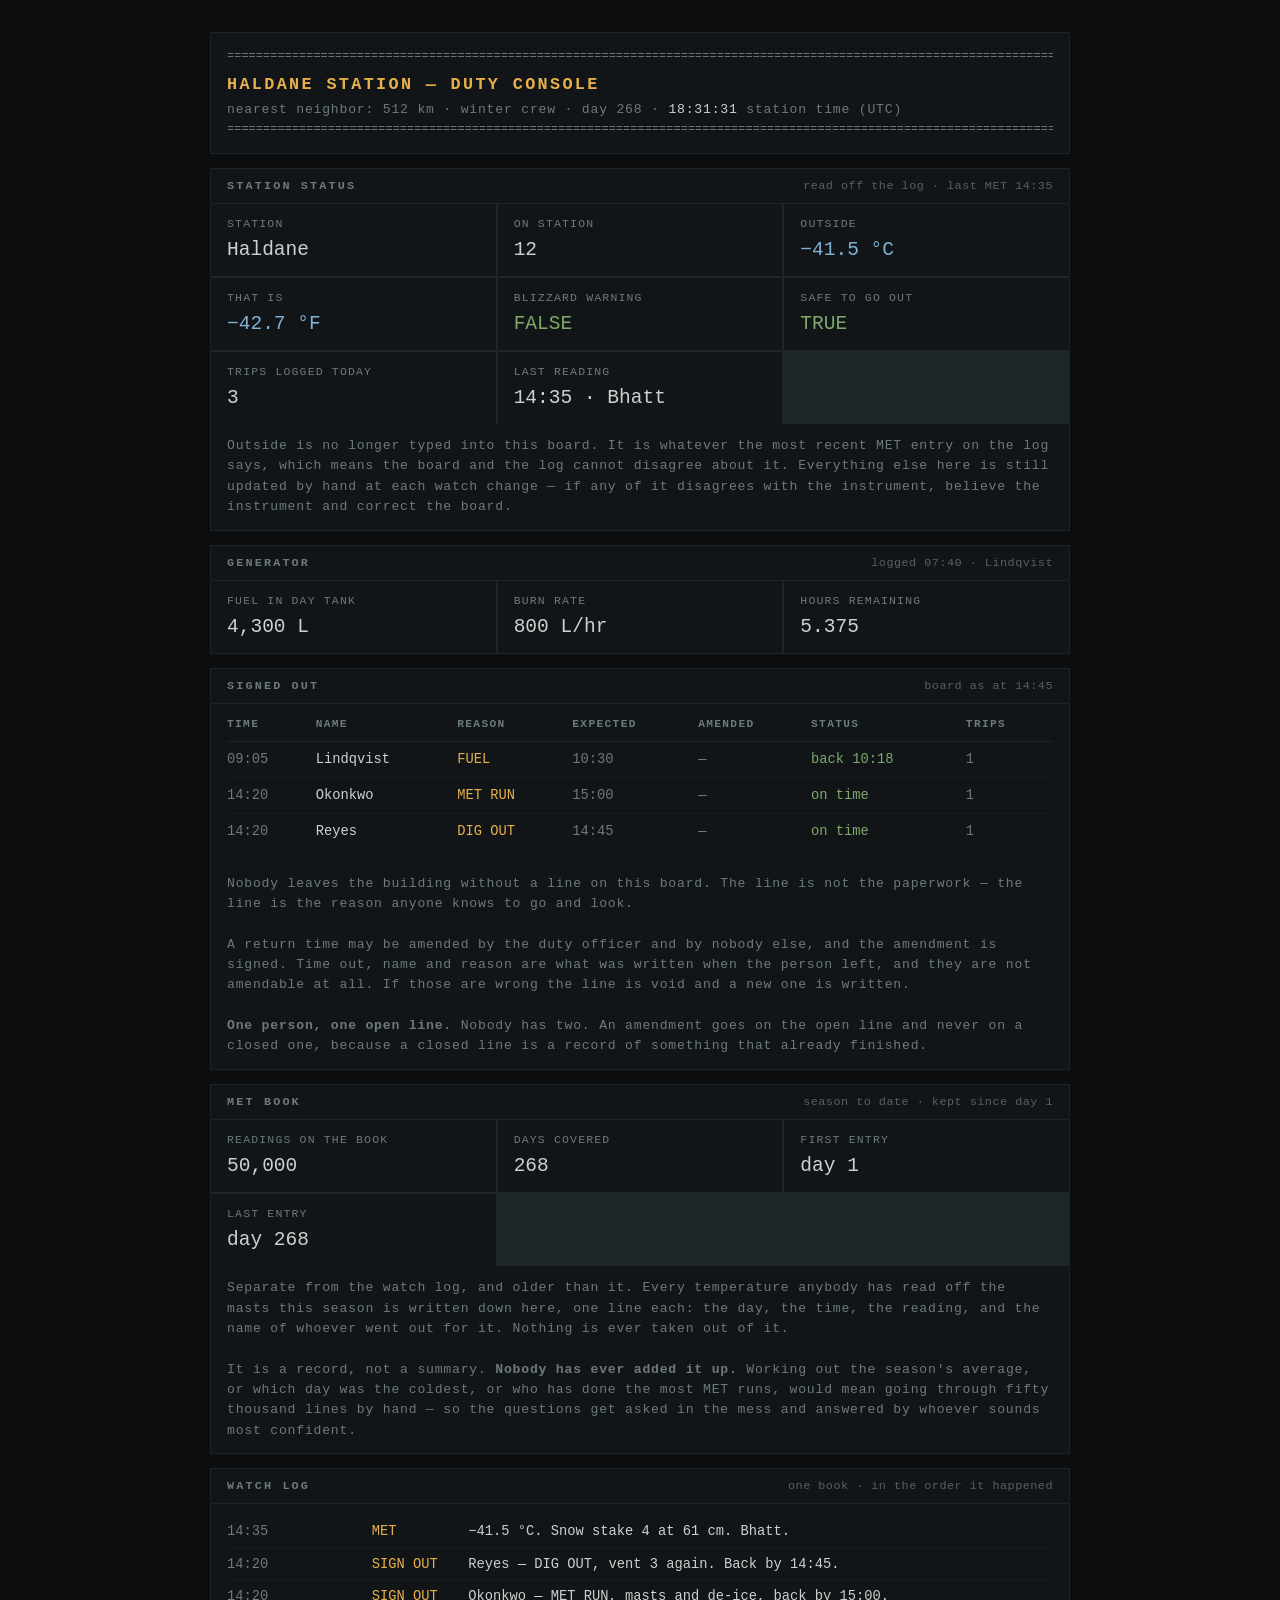
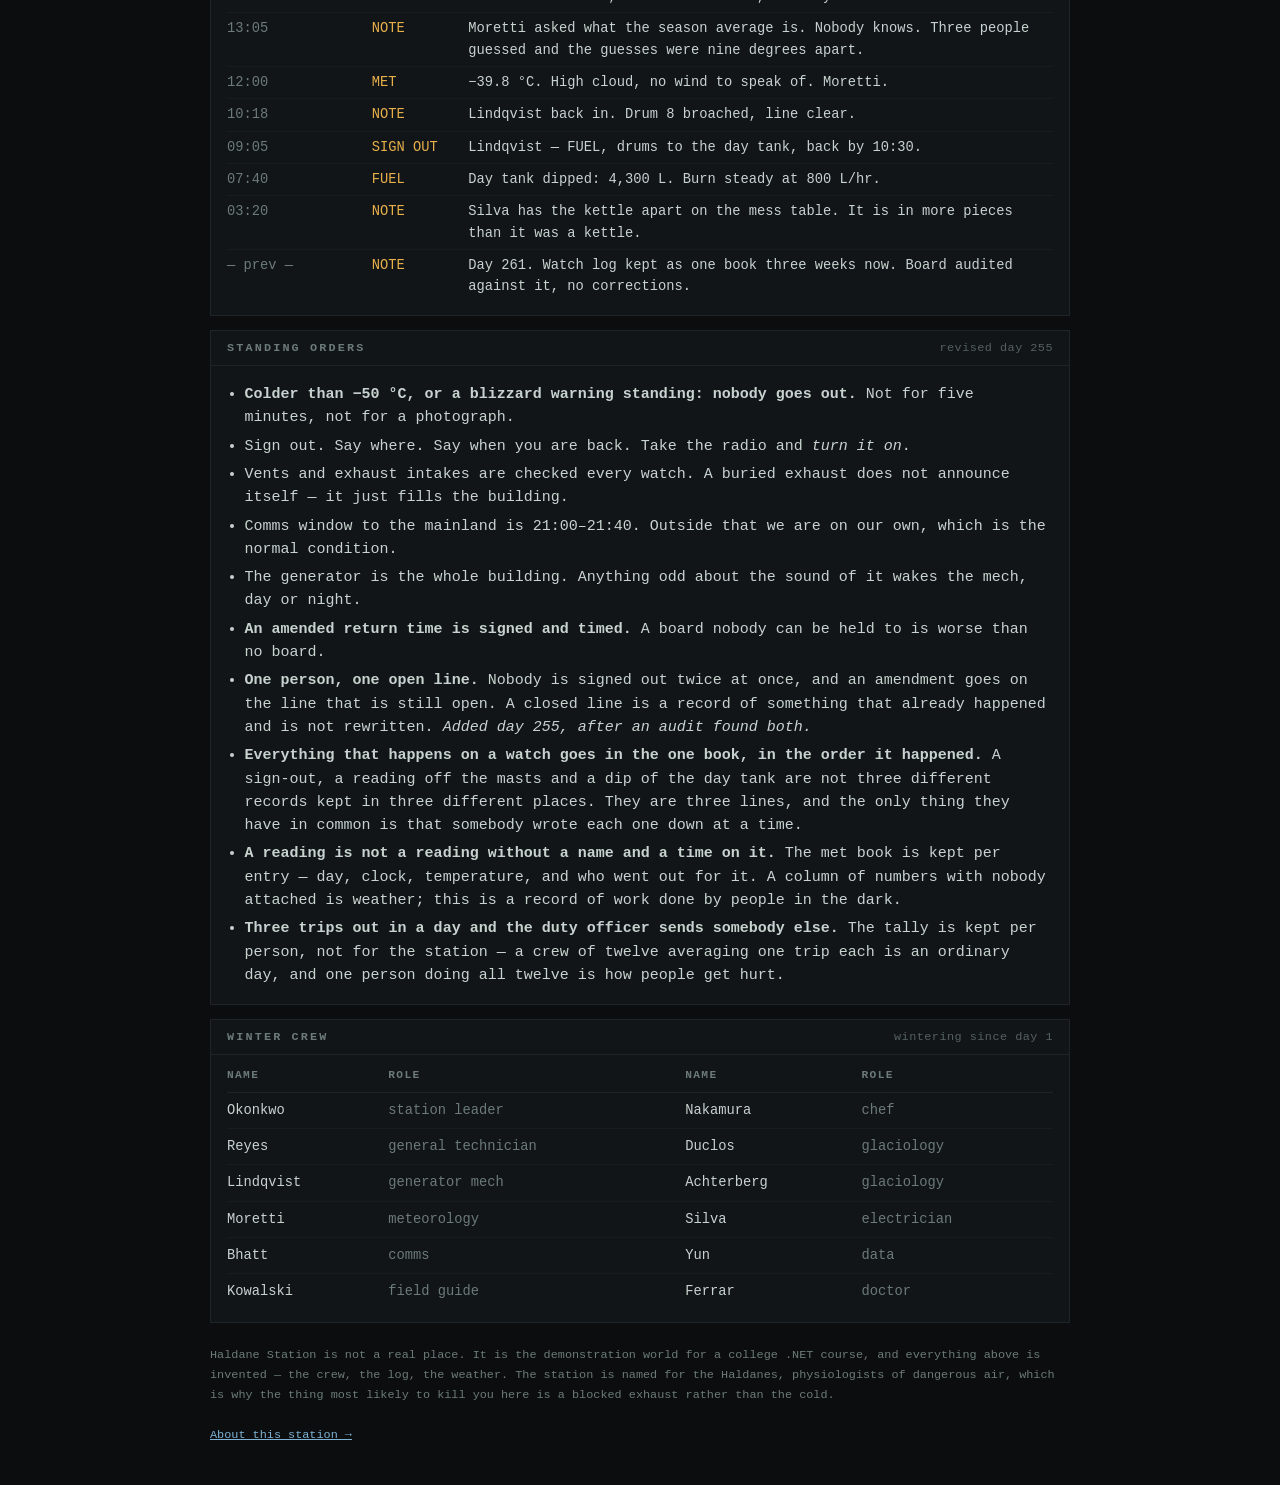
<file: week-09.html>
<!doctype html>
<html lang="en">
<head>
<meta charset="utf-8">
<meta name="viewport" content="width=device-width, initial-scale=1">
<title>HALDANE STATION · DUTY CONSOLE</title>
<link rel="icon" href="/favicon.svg" type="image/svg+xml">
<link rel="alternate icon" href="/favicon-32.png" sizes="32x32">
<link rel="stylesheet" href="board.css">
<script src="board.js" defer></script>
</head>
<!--
  WEEK 9 BOARD = week 8, one week on (day 268), plus ONE new panel: the
  met book.

  ⚠️ WHY THE MET BOOK PANEL SHOWS THE BOOK'S SIZE AND NOT ITS ANSWERS.
  Week 9's §5 asks the met book six questions — the season average, the
  coldest reading, how many below −50, who took most. A panel carrying
  those hands the room the whole segment on the way in, which is the same
  reason week 1 had no fuel countdown and week 8 had no save-file panel.
  So this panel carries the PREMISE — the book exists, it is kept by hand,
  it is 50,000 readings over 268 days — and none of the derived answers.
  The line "nobody has ever added it up" is the setup, not the payoff.

  ⚠️ The numbers here match season.txt in the answer keys exactly:
  50,000 readings, day 1 to day 268 — and day 268 is what the DEMO'S BANNER
  shows, because Program.cs reads the day off the book's last line rather
  than having it typed into the source. If that file is ever regenerated,
  this panel moves with it.

  ⚠️ Sign-out reasons come from the closed list of six in CLAUDE.md — MET
  RUN, DIG OUT, FUEL, FIELD, COMMS, WALK. Do not invent a seventh. The
  log's KINDS stay: SIGN OUT, MET, FUEL, NOTE.

  ⚠️ NO standing order about "asking the book" and nothing about queries,
  sorting or ordering. The board is kept by hand and knows nothing about
  the program. Week 9's lesson is entirely on the instructor's screen.

  Day 268 — a week on from week 8. Seeded times and numbers match the
  demo program's, as every week: the tank at 07:40, Lindqvist's FUEL run,
  Moretti's 12:00, the two 14:20 sign-outs, Bhatt's 14:35 at −41.5.
-->
<body>
<div class="wrap">

  <header>
    <div class="rule" aria-hidden="true">================================================================================================================================================================</div>
    <h1>HALDANE STATION — DUTY CONSOLE</h1>
    <div class="sub">nearest neighbor: 512 km · winter crew · day 268 · <span id="clock">--:--:--</span> station time (UTC)</div>
    <div class="rule" aria-hidden="true">================================================================================================================================================================</div>
  </header>

  <section>
    <h2>Station status <span class="logged">read off the log · last MET 14:35</span></h2>
    <div class="grid">
      <div class="cell"><div class="k">Station</div><div class="v">Haldane</div></div>
      <div class="cell"><div class="k">On station</div><div class="v">12</div></div>
      <div class="cell"><div class="k">Outside</div><div class="v cold">−41.5 °C</div></div>
      <div class="cell"><div class="k">That is</div><div class="v cold">−42.7 °F</div></div>
      <div class="cell"><div class="k">Blizzard warning</div><div class="v ok">FALSE</div></div>
      <div class="cell"><div class="k">Safe to go out</div><div class="v ok">TRUE</div></div>
      <div class="cell"><div class="k">Trips logged today</div><div class="v">3</div></div>
      <div class="cell"><div class="k">Last reading</div><div class="v">14:35 · Bhatt</div></div>
    </div>
    <div class="body sub">
      Outside is no longer typed into this board. It is whatever the most recent MET entry on the log says, which
      means the board and the log cannot disagree about it. Everything else here is still updated by hand at each
      watch change — if any of it disagrees with the instrument, believe the instrument and correct the board.
    </div>
  </section>

  <section>
    <h2>Generator <span class="logged">logged 07:40 · Lindqvist</span></h2>
    <div class="grid">
      <div class="cell"><div class="k">Fuel in day tank</div><div class="v">4,300 L</div></div>
      <div class="cell"><div class="k">Burn rate</div><div class="v">800 L/hr</div></div>
      <div class="cell"><div class="k">Hours remaining</div><div class="v">5.375</div></div>
    </div>
  </section>

  <section>
    <h2>Signed out <span class="logged">board as at 14:45</span></h2>
    <div class="body scroll">
      <table>
        <tr><th>Time</th><th>Name</th><th>Reason</th><th>Expected</th><th>Amended</th><th>Status</th><th>Trips</th></tr>
        <tr><td class="t">09:05</td><td>Lindqvist</td><td class="tag">FUEL</td><td class="t">10:30</td><td class="t">—</td><td class="ok">back 10:18</td><td class="t">1</td></tr>
        <tr><td class="t">14:20</td><td>Okonkwo</td><td class="tag">MET RUN</td><td class="t">15:00</td><td class="t">—</td><td class="ok">on time</td><td class="t">1</td></tr>
        <tr><td class="t">14:20</td><td>Reyes</td><td class="tag">DIG OUT</td><td class="t">14:45</td><td class="t">—</td><td class="ok">on time</td><td class="t">1</td></tr>
      </table>
    </div>
    <div class="body sub">
      Nobody leaves the building without a line on this board. The line is not the paperwork — the line is the
      reason anyone knows to go and look.
      <br><br>
      A return time may be amended by the duty officer and by nobody else, and the amendment is signed. Time out,
      name and reason are what was written when the person left, and they are not amendable at all. If those are
      wrong the line is void and a new one is written.
      <br><br>
      <strong>One person, one open line.</strong> Nobody has two. An amendment goes on the open line and never on
      a closed one, because a closed line is a record of something that already finished.
    </div>
  </section>

  <section>
    <h2>Met book <span class="logged">season to date · kept since day 1</span></h2>
    <div class="grid">
      <div class="cell"><div class="k">Readings on the book</div><div class="v">50,000</div></div>
      <div class="cell"><div class="k">Days covered</div><div class="v">268</div></div>
      <div class="cell"><div class="k">First entry</div><div class="v">day 1</div></div>
      <div class="cell"><div class="k">Last entry</div><div class="v">day 268</div></div>
    </div>
    <div class="body sub">
      Separate from the watch log, and older than it. Every temperature anybody has read off the masts this
      season is written down here, one line each: the day, the time, the reading, and the name of whoever went
      out for it. Nothing is ever taken out of it.
      <br><br>
      It is a record, not a summary. <strong>Nobody has ever added it up.</strong> Working out the season's
      average, or which day was the coldest, or who has done the most MET runs, would mean going through fifty
      thousand lines by hand — so the questions get asked in the mess and answered by whoever sounds most
      confident.
    </div>
  </section>

  <section>
    <h2>Watch log <span class="logged">one book · in the order it happened</span></h2>
    <div class="body log">
      <div><span class="t">14:35</span><span class="kind">MET</span><span>−41.5 °C. Snow stake 4 at 61 cm. Bhatt.</span></div>
      <div><span class="t">14:20</span><span class="kind">SIGN OUT</span><span>Reyes — DIG OUT, vent 3 again. Back by 14:45.</span></div>
      <div><span class="t">14:20</span><span class="kind">SIGN OUT</span><span>Okonkwo — MET RUN, masts and de-ice, back by 15:00.</span></div>
      <div><span class="t">13:05</span><span class="kind">NOTE</span><span>Moretti asked what the season average is. Nobody knows. Three people guessed and the guesses were nine degrees apart.</span></div>
      <div><span class="t">12:00</span><span class="kind">MET</span><span>−39.8 °C. High cloud, no wind to speak of. Moretti.</span></div>
      <div><span class="t">10:18</span><span class="kind">NOTE</span><span>Lindqvist back in. Drum 8 broached, line clear.</span></div>
      <div><span class="t">09:05</span><span class="kind">SIGN OUT</span><span>Lindqvist — FUEL, drums to the day tank, back by 10:30.</span></div>
      <div><span class="t">07:40</span><span class="kind">FUEL</span><span>Day tank dipped: 4,300 L. Burn steady at 800 L/hr.</span></div>
      <div><span class="t">03:20</span><span class="kind">NOTE</span><span>Silva has the kettle apart on the mess table. It is in more pieces than it was a kettle.</span></div>
      <div><span class="t">— prev —</span><span class="kind">NOTE</span><span>Day 261. Watch log kept as one book three weeks now. Board audited against it, no corrections.</span></div>
    </div>
  </section>

  <section>
    <h2>Standing orders <span class="logged">revised day 255</span></h2>
    <div class="body">
      <ul>
        <li><strong>Colder than −50 °C, or a blizzard warning standing: nobody goes out.</strong> Not for five minutes, not for a photograph.</li>
        <li>Sign out. Say where. Say when you are back. Take the radio and <em>turn it on</em>.</li>
        <li>Vents and exhaust intakes are checked every watch. A buried exhaust does not announce itself — it just fills the building.</li>
        <li>Comms window to the mainland is 21:00–21:40. Outside that we are on our own, which is the normal condition.</li>
        <li>The generator is the whole building. Anything odd about the sound of it wakes the mech, day or night.</li>
        <li><strong>An amended return time is signed and timed.</strong> A board nobody can be held to is worse than no board.</li>
        <li><strong>One person, one open line.</strong> Nobody is signed out twice at once, and an amendment goes on the line that is still open. A closed line is a record of something that already happened and is not rewritten. <em>Added day 255, after an audit found both.</em></li>
        <li><strong>Everything that happens on a watch goes in the one book, in the order it happened.</strong> A sign-out, a reading off the masts and a dip of the day tank are not three different records kept in three different places. They are three lines, and the only thing they have in common is that somebody wrote each one down at a time.</li>
        <li><strong>A reading is not a reading without a name and a time on it.</strong> The met book is kept per entry — day, clock, temperature, and who went out for it. A column of numbers with nobody attached is weather; this is a record of work done by people in the dark.</li>
        <li><strong>Three trips out in a day and the duty officer sends somebody else.</strong> The tally is kept per person, not for the station — a crew of twelve averaging one trip each is an ordinary day, and one person doing all twelve is how people get hurt.</li>
      </ul>
    </div>
  </section>

  <section>
    <h2>Winter crew <span class="logged">wintering since day 1</span></h2>
    <div class="body scroll">
      <table>
        <tr><th>Name</th><th>Role</th><th>Name</th><th>Role</th></tr>
        <tr><td>Okonkwo</td><td class="t">station leader</td><td>Nakamura</td><td class="t">chef</td></tr>
        <tr><td>Reyes</td><td class="t">general technician</td><td>Duclos</td><td class="t">glaciology</td></tr>
        <tr><td>Lindqvist</td><td class="t">generator mech</td><td>Achterberg</td><td class="t">glaciology</td></tr>
        <tr><td>Moretti</td><td class="t">meteorology</td><td>Silva</td><td class="t">electrician</td></tr>
        <tr><td>Bhatt</td><td class="t">comms</td><td>Yun</td><td class="t">data</td></tr>
        <tr><td>Kowalski</td><td class="t">field guide</td><td>Ferrar</td><td class="t">doctor</td></tr>
      </table>
    </div>
  </section>

  <footer>
    Haldane Station is not a real place. It is the demonstration world for a college .NET course, and everything
    above is invented — the crew, the log, the weather. The station is named for the Haldanes, physiologists of
    dangerous air, which is why the thing most likely to kill you here is a blocked exhaust rather than the cold.
    <br><br><a href="/about.html">About this station &rarr;</a>
  </footer>

</div>
</body>
</html>
</file>
<file: board.css>
/* Haldane Station duty console — shared board styling.
 *
 * One stylesheet for every week-NN.html. The boards differ by what they
 * CONTAIN, never by how they look: it is the same console all term, and the
 * point is watching it fill up. If you are tempted to restyle one week, you
 * probably want a different panel on it instead.
 */

:root{
  --bg:#0b0d0e; --panel:#111517; --line:#1e2529;
  --fg:#c8d3cf; --dim:#6c7b78; --amber:#e8b04b; --cold:#7fb2d4;
  --warn:#d4674a; --ok:#7fa86a;
  --mono:ui-monospace,SFMono-Regular,"SF Mono",Menlo,Consolas,"Liberation Mono",monospace;
}
*{box-sizing:border-box}
body{
  margin:0; background:var(--bg); color:var(--fg);
  font-family:var(--mono); font-size:15px; line-height:1.55;
  padding:clamp(12px,3vw,32px);
}
.wrap{max-width:860px;margin:0 auto}

header{border:1px solid var(--line);background:var(--panel);padding:14px 16px}
.rule{color:var(--dim);white-space:pre;overflow:hidden;font-size:12px}
h1{font-size:1.05rem;letter-spacing:.14em;margin:.4rem 0 .1rem;color:var(--amber);font-weight:600}
.sub{color:var(--dim);font-size:.82rem;letter-spacing:.06em}

section{border:1px solid var(--line);background:var(--panel);margin-top:14px}
h2{
  font-size:.74rem;letter-spacing:.18em;color:var(--dim);font-weight:600;
  margin:0;padding:8px 16px;border-bottom:1px solid var(--line);text-transform:uppercase;
  display:flex;justify-content:space-between;align-items:baseline;gap:1rem;flex-wrap:wrap;
}
/* When a panel was last written down by hand. The clock in the header is the
 * only live thing on this console; everything else is a logged reading, and
 * saying so is what makes the staleness deliberate rather than neglected. */
.logged{text-transform:none;letter-spacing:.04em;font-weight:400;opacity:.75}

/* The station clock — the only live thing on the console, so it has to read as
 * an instrument rather than as more header text.
 *
 * Deliberately NOT a new color: amber is the title and `hours remaining`,
 * blue is temperature, green and red are status. A colored clock would either
 * collide with one of those or read as an alert. It is lifted to normal
 * foreground brightness instead, and the COLONS blink at 1Hz — which is what
 * actually says "running" from the back of a room, where the digits are
 * unreadable anyway and color tells you nothing. */
#clock{color:var(--fg);letter-spacing:.06em}
#clock .sep{animation:blink 1s step-end infinite}
@keyframes blink{50%{opacity:.2}}
@media(prefers-reduced-motion:reduce){#clock .sep{animation:none}}
.body{padding:12px 16px}

/* Cell counts are always a multiple of 2 and 3, so a row never strands one
 * cell beside a gap. Never auto-fit here. */
.grid{display:grid;grid-template-columns:repeat(2,1fr);gap:2px;background:var(--line)}
@media(min-width:620px){.grid{grid-template-columns:repeat(3,1fr)}}
.cell{background:var(--panel);padding:11px 16px}
.k{color:var(--dim);font-size:.72rem;letter-spacing:.1em;text-transform:uppercase}
.v{font-size:1.22rem;margin-top:2px}
.cold{color:var(--cold)} .amber{color:var(--amber)} .warn{color:var(--warn)} .ok{color:var(--ok)}

.scroll{overflow-x:auto}
table{border-collapse:collapse;width:100%;font-size:.86rem;min-width:520px}
th{
  text-align:left;color:var(--dim);font-weight:600;font-size:.7rem;
  letter-spacing:.12em;text-transform:uppercase;padding:0 14px 7px 0;border-bottom:1px solid var(--line)
}
td{padding:7px 14px 7px 0;border-bottom:1px solid #171c1f;vertical-align:top}
tr:last-child td{border-bottom:none}
.tag{color:var(--amber);white-space:nowrap}
.t{color:var(--dim);white-space:nowrap}

.log{font-size:.86rem}
.log div{padding:5px 0;border-bottom:1px solid #171c1f;display:flex;gap:14px}
.log div:last-child{border-bottom:none}
.log .t{flex:0 0 auto;min-width:9.5em}
/* Week 6 on: the log stops being free text and starts being TYPED — every
 * entry says what kind of thing it is. A new class rather than a change to
 * .tag, so weeks 1-5's boards render exactly as they always did. */
.log .kind{flex:0 0 auto;min-width:6em;color:var(--amber)}

ul{margin:0;padding-left:1.1rem} li{margin:.32rem 0}

/* about.html only — the one page allowed to step outside the fiction. Keep it
 * off the boards: the console explains itself or it isn't working. */
.prose p{margin:0 0 .9rem;max-width:62ch}
.prose p:last-child{margin-bottom:0}
.prose strong{color:var(--fg)}
footer{color:var(--dim);font-size:.74rem;margin:22px 0 8px;line-height:1.7}
a{color:var(--cold)}
</file>
